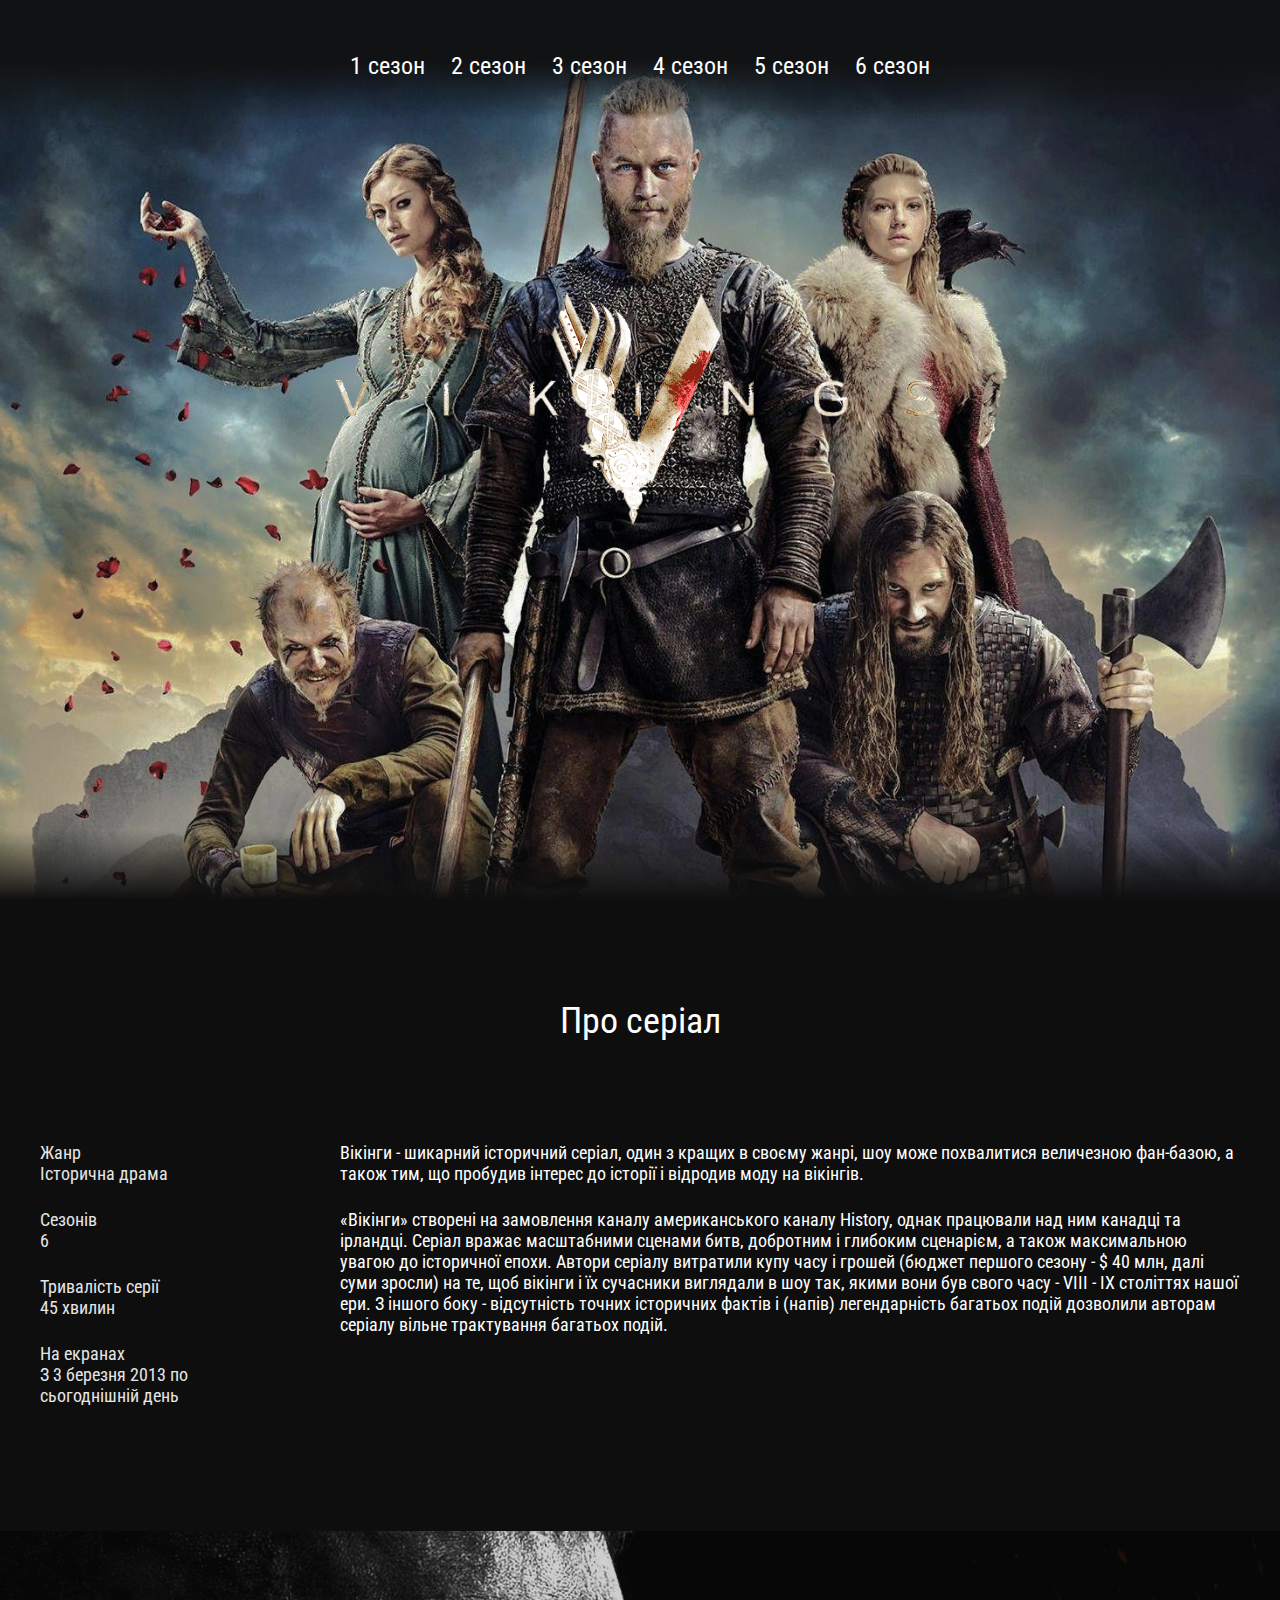
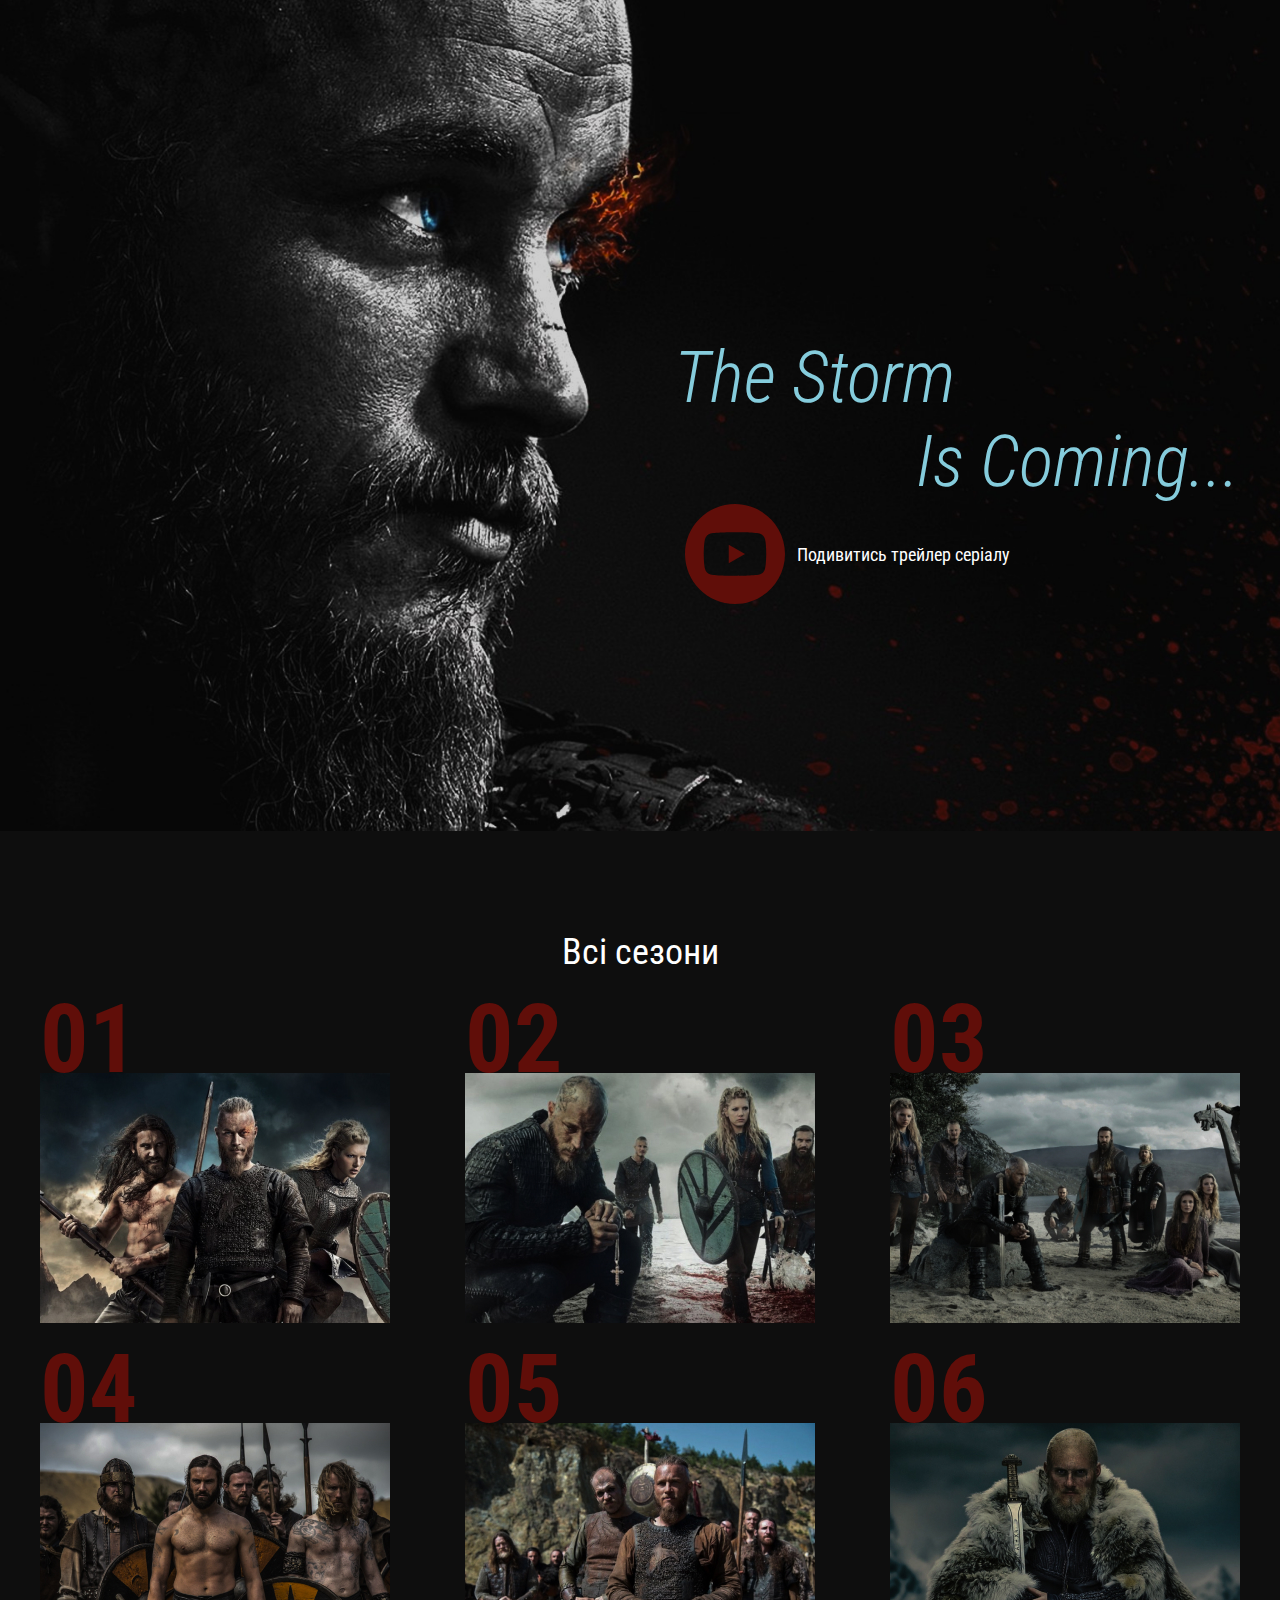
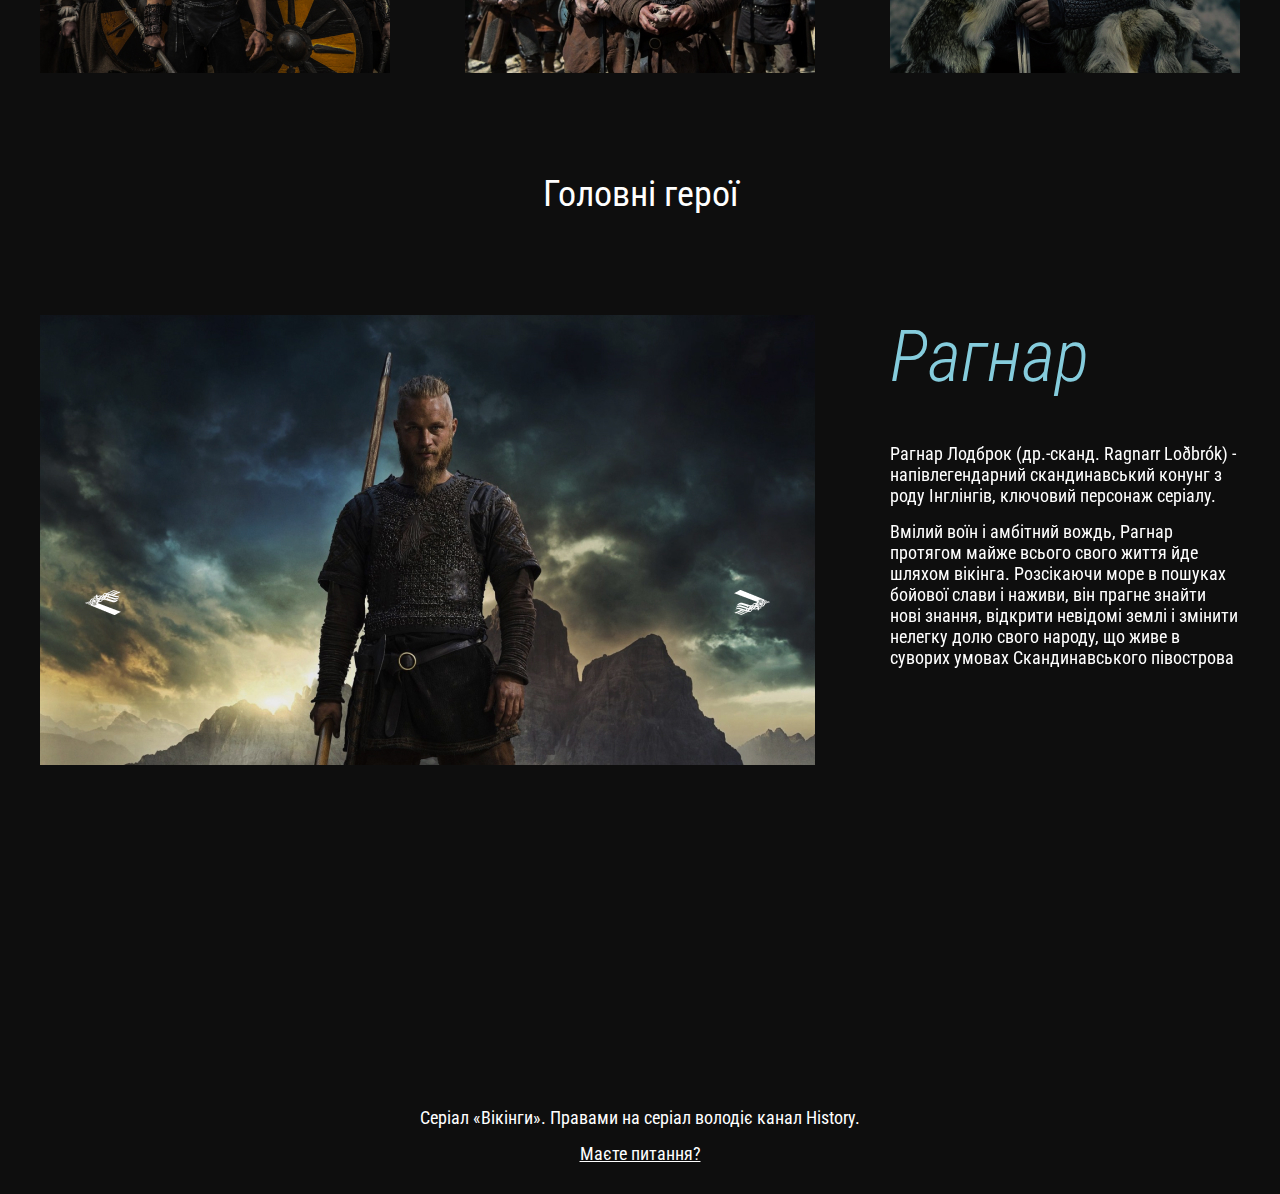
<file: index.html>
<!DOCTYPE html>
<html lang="en">
<head>
  <meta charset="UTF-8">
  <meta name="viewport" content="width=device-width, initial-scale=1.0">
  <meta http-equiv="X-UA-Compatible" content="ie=edge">
  <title>Document</title>
  <link rel="preconnect" href="https://fonts.gstatic.com">
  <link href="https://fonts.googleapis.com/css2?family=Roboto+Condensed:ital,wght@0,400;0,700;1,300&display=swap" rel="stylesheet">
  <link rel="stylesheet" href="css/reset.css">
  <link rel="stylesheet" href="css/slick.css">
  <link rel="stylesheet" href="css/jquery.fancybox.css">
  <link rel="stylesheet" href="css/style.css">
</head>
<body>
  <header class="header">
    <nav class="menu">
      <button class="menu__btn">
        <span></span>
      </button>
      <ul class="menu__list">
        <li class="menu__list-item">
          <a href="season-1.html" class="menu__list-link">1 сезон</a>
        </li>
        <li class="menu__list-item">
          <a href="seasons-2.html" class="menu__list-link">2 сезон</a>
        </li>
        <li class="menu__list-item">
          <a href="seasons-3.html" class="menu__list-link">3 сезон</a>
        </li>
        <li class="menu__list-item">
          <a href="seasons-4.html" class="menu__list-link">4 сезон</a>
        </li>
        <li class="menu__list-item">
          <a href="seasons-5.html" class="menu__list-link">5 сезон</a>
        </li>
        <li class="menu__list-item">
          <a href="seasons-6.html" class="menu__list-link">6 сезон</a>
        </li>
      </ul>
    </nav>
    <div class="logo">
      <img src="img/logo.png" alt="logo" class="logo__img">
    </div>
  </header>
  <section class="about section-page">
    <div class="container">
      <h3 class="title">
        Про серіал
      </h3>
      <div class="about__inner">
        <ul class="about__info">
          <li class="about__info-item">
            Жанр
          <span>Історична драма</span>  
          </li>
          <li class="about__info-item">
            Сезонів
          <span>6</span>  
          </li>
          <li class="about__info-item">
            Тривалість серії
          <span>45 хвилин</span>  
          </li>
          <li class="about__info-item">
            На екранах
          <span>З 3 березня 2013 по сьогоднішній день</span>  
          </li>
        </ul>
        <div class="about__text">
          <p>
            Вікінги - шикарний історичний серіал, один з кращих в своєму жанрі, шоу може похвалитися величезною фан-базою, а також тим, що пробудив інтерес до історії і відродив моду на вікінгів.
          </p>
          <p>
            «Вікінги» створені на замовлення каналу американського каналу History, однак працювали над ним канадці та ірландці. Серіал вражає масштабними сценами битв, добротним і глибоким сценарієм, а також максимальною увагою до історичної епохи. Автори серіалу витратили купу часу і грошей (бюджет першого сезону - $ 40 млн, далі суми зросли) на те, щоб вікінги і їх сучасники виглядали в шоу так, якими вони був свого часу - VIII - IX століттях нашої ери. З іншого боку - відсутність точних історичних фактів і (напів) легендарність багатьох подій дозволили авторам серіалу вільне трактування багатьох подій.
          </p>
        </div>
      </div>
    </div>
  </section>
  <section class="video">
    <div class="container">
      <h3 class="video__text">
        <span>The Storm</span>
        Is Coming...
      </h3>
      <a href="https://youtu.be/9GgxinPwAGc" data-fancybox class="video__btn">Подивитись трейлер серіалу</a>
    </div>
  </section>

  <section class="seasons section-page">
    <div class="container">
      <h3 class="title">
        Всі сезони
      </h3>
      <ol class="seasons__inner">
        <li class="seasons__item" style="background-image: url('img/1.jpg');">
          <a href="season-1.html" class="seasons__link">Дивитись</a>
        </li>
        <li class="seasons__item" style="background-image: url('img/2.jpg');">
          <a href="seasons-2.html" class="seasons__link">Дивитись</a>
        </li>
        <li class="seasons__item" style="background-image: url('img/33.jpg');">
          <a href="seasons-3.html" class="seasons__link">Дивитись</a>
        </li>
        <li class="seasons__item" style="background-image: url('img/44.jpg');">
          <a href="seasons-4.html" class="seasons__link">Дивитись</a>
        </li>
        <li class="seasons__item" style="background-image: url('img/55.jpg');">
          <a href="seasons-5.html" class="seasons__link">Дивитись</a>
        </li>
        <li class="seasons__item" style="background-image: url('img/66.jpg');">
          <a href="seasons-6.html" class="seasons__link">Дивитись</a>
        </li>
      </ol>
    </div>
   <section class="heroes section-page">
      <div class="container">
        <h3 class="title">
          Головні герої
        </h3>
        <div class="heroes__inner">
          <div class="heroes__slider-img">
            <img src="img/slider.jpg" alt="" class="heroes__images">
            <img src="img/lagerta.jpg" alt="" class="heroes__images">
            <img src="img/rollo.jpg" alt="" class="heroes__images">
            <img src="img/floki.jpg" alt="" class="heroes__images">
            <img src="img/aslaug.jpg" alt="" class="heroes__images">

          </div>
          <div class="heroes__slider-text">
            <div class="heroes__text">
              <h4 class="heroes__name">Рагнар</h4>
              <p>
                Рагнар Лодброк (др.-сканд. Ragnarr Loðbrók) - напівлегендарний скандинавський конунг з роду Інглінгів, ключовий персонаж серіалу.
              </p>
              <p>
                Вмілий воїн і амбітний вождь, Рагнар протягом майже всього свого життя йде шляхом вікінга. Розсікаючи море в пошуках бойової слави і наживи, він прагне знайти нові знання, відкрити невідомі землі і змінити нелегку долю свого народу, що живе в суворих умовах Скандинавського півострова
              </p>
            </div>
            <div class="heroes__text">
              <h4 class="heroes__name">Лагерта</h4>
              <p>
                Лагерта (або Хладгерда, др.-сканді. Hlaðgerðr, лат. Ladgerda, Ladgertha або Lagertha; в серіалі також носить псевдонім Інгстад) - відома скандинавська войовниця, згадана в хроніках Саксона Граматика, перша дружина датського морського конунга Рагнара Лодброка.
              </p>
              <p>
                Своєму першому чоловіку Лагерта дарує двох дітей: сина Бйорна і дочку Гіду. Любов Рагнар і Лагерта починає руйнуватися, коли Гіда гине від епідемії, а третя дитина народжується мертвою. Коли в будинок Рагнара приходить вагітна від нього Аслауг, Лагерта розриває шлюб і разом з Бйoрном відправляється в Хедебю, де виходить заміж за жорстокого ярла Сігварда. Убивши нелюбого чоловіка, войовниця займає його трон. Ставши ярлом, вона залишається вірною подругою Рагнара Лодброка, беручи участь в очолюваних ним походах.
              </p>
            </div>
            <div class="heroes__text">
              <h4 class="heroes__name">Ролло</h4>
              <p>
                Ролло (або Хрольф, др.-сканд. Hrólfr, лат. Rollo, історичний прототип також відомий під іменами Роллон, Рольф і Роберт I) - відомий вождь вікінгів, перший герцог Нормандський, засновник Нормандської династії
              </p>
              <p>
                Безуспішні спроби піднятися на тлі впливового і щасливого брата призводять Ролло до запеклої внутрішньої боротьби, яка робить його нещасним і змушує шукати шляхи виходу з кризи. В кінцевому рахунку Ролло відвертається від свого народу, приймає християнство і переходить на сторону Західно-Франкської держави, посівши високе положення при дворі імператора Карла.
              </p>
            </div>
            <div class="heroes__text">
              <h4 class="heroes__name">Флокі</h4>
              <p>
                Флóкі (др.-сканд. Flóki) - скандинавський кораблебудівник, активно бере участь в грабіжницьких набігах вікінгів на країни Європи.
              </p>
              <p>
                В ході розвитку сюжету Флокі ініціює або виявляється залучений у безліч інтриг, пов'язаних з будинком Лодброка. Відсторонившись від воєн і політики, він відкриває острів, який пізніше отримав назву Ісландія і став важливою скандинавською колонією, а в подальшому - незалежною державою.
              </p>
            </div>
            <div class="heroes__text">
              <h4 class="heroes__name">Аслауг</h4>
              <p>
                Áслауг (др.-сканд. Áslaug Sigurðardóttir, також відома під іменами Аслёуг, Крака ( «Ворона») і Краба) - напівлегендарна скандинавська дроттнінг, згадувана в ряді середньовічних саг. У серіалі - гетска аристократка, друга дружина Рагнара Лодброка і правителька Каттегату.
              </p>
              <p>
                Мати знаменитих скандинавських вождів - Уббе, Хвітсерка, Сигурда Змієокого та Івара Безкосного, народжених від Рагнара. Найбільшу любов Аслауг відчуває до молодшого сина, збитковий з народження Івару. Цей факт значно впливає на вчинки самої матері та її змужнілого сина.
              </p>
            </div>
          </div>
        </div>
      </div>
    </section>
  </section>
  <footer class="footer">
    <div class="container">
      <p class="copy">
        Серіал «Вікінги». Правами на серіал володіє канал History.
        <!-- <img src="img/qu.png" alt="question" height="34px" width="34px"> -->
      </p>
      <p id="copy__quest">
        Маєте питання?
      </p>
      <div id="myModal" class="modal">
        <div class="modal-content">
          
          <div class="container__form">
            <form name="form" action="mail.php" method="post" id="form_message">
              <span class="close">&times;</span>
              <label for="name" style="color: #000;">Ваше ім'я*</label><br>
              <input class="input" name="name" type="text"/><br>

              <label for="email" style="color: #000;">E-mail*</label><br>
              <input class="input" name="email" type="text"/> <br>

              <label for="message" style="color: #000;">Тема</label><br>
              <textarea id="subject" name="message" placeholder="Напишіть тему проблеми.." style="height:200px"></textarea>
          
              <input id="submit" type="submit" value="Надіслати">
          
            </form>
          </div>
        </div>
      
      </div>
    </div>
  </footer>


  <script src="https://ajax.googleapis.com/ajax/libs/jquery/3.4.1/jquery.min.js"></script>
  <script src="js/slick.min.js"></script>
  <script src="js/jquery.fancybox.min.js"></script>
  <script src="js/main.js"></script>
</body>
</html>
</file>
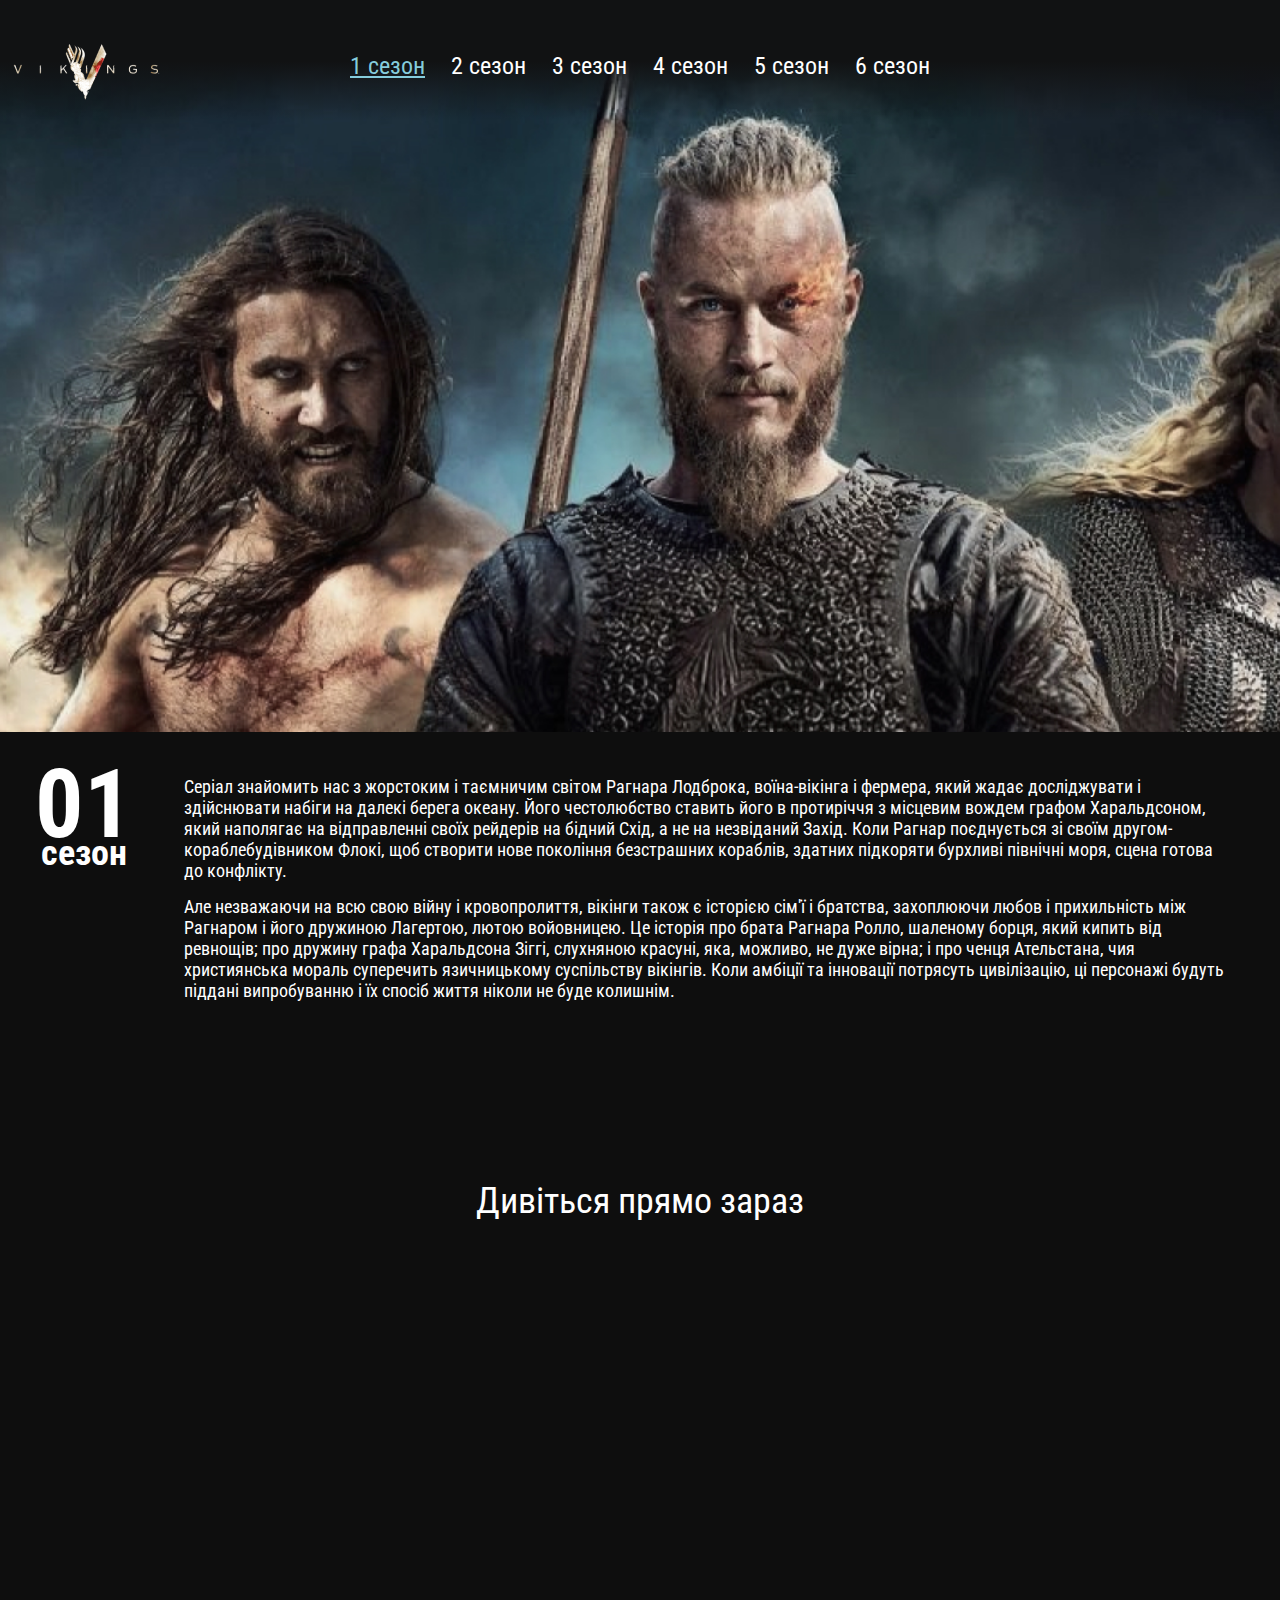
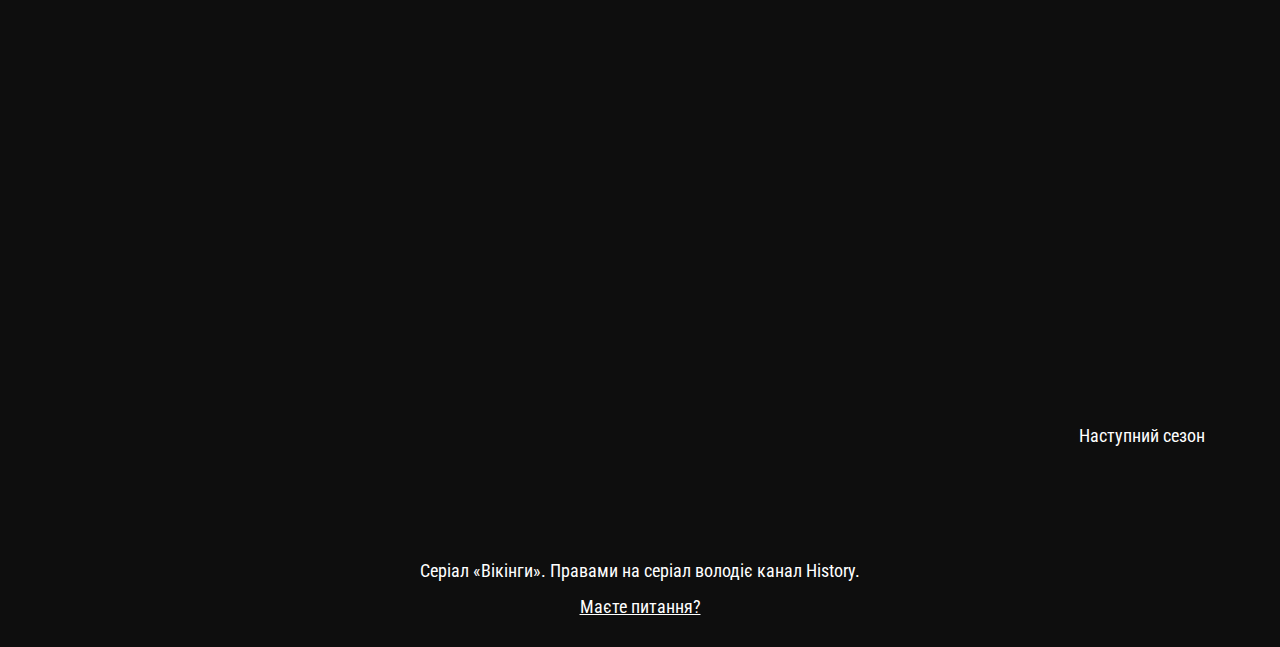
<file: season-1.html>
<!DOCTYPE html>
<html lang="en">
<head>
  <meta charset="UTF-8">
  <meta name="viewport" content="width=device-width, initial-scale=1.0">
  <meta http-equiv="X-UA-Compatible" content="ie=edge">
  <title>Document</title>
  <link rel="preconnect" href="https://fonts.gstatic.com">
  <link href="https://fonts.googleapis.com/css2?family=Roboto+Condensed:ital,wght@0,400;0,700;1,300&display=swap" rel="stylesheet">
  <link rel="stylesheet" href="css/reset.css">
  <link rel="stylesheet" href="css/jquery.fancybox.css">
  <link rel="stylesheet" href="css/style.css">
</head>
<body>
    <header class="page-header">
        <nav class="menu">
          <button class="menu__btn">
          <span></span>
          </button>
            <div class="menu__container">
                <a href="index.html " class="page-logo">
                    <img src="img/seasons-logo.png" alt="logo">
                </a>
                <ul class="menu__list">
                  <li class="menu__list-item">
                    <a href="#" class="menu__list-link menu__list-link--active">1 сезон</a>
                  </li>
                  <li class="menu__list-item">
                    <a href="#" class="menu__list-link">2 сезон</a>
                  </li>
                  <li class="menu__list-item">
                    <a href="#" class="menu__list-link">3 сезон</a>
                  </li>
                  <li class="menu__list-item">
                    <a href="#" class="menu__list-link">4 сезон</a>
                  </li>
                  <li class="menu__list-item">
                    <a href="#" class="menu__list-link">5 сезон</a>
                  </li>
                  <li class="menu__list-item">
                    <a href="#" class="menu__list-link">6 сезон</a>
                  </li>
                </ul>
            </div>
        </nav>
        <div class="season-info">
            <div class="season-info__num">
                01
                <span>сезон</span>
            </div>
            <div class="season-info__text">
                <p>
                  Серіал знайомить нас з жорстоким і таємничим світом Рагнара Лодброка, воїна-вікінга і фермера, який жадає досліджувати і здійснювати набіги на далекі берега океану. Його честолюбство ставить його в протиріччя з місцевим вождем графом Харальдсоном, який наполягає на відправленні своїх рейдерів на бідний Схід, а не на незвіданий Захід. Коли Рагнар поєднується зі своїм другом-кораблебудівником Флокі, щоб створити нове покоління безстрашних кораблів, здатних підкоряти бурхливі північні моря, сцена готова до конфлікту.
                </p>
                <p>
                  Але незважаючи на всю свою війну і кровопролиття, вікінги також є історією сім'ї і братства, захоплюючи любов і прихильність між Рагнаром і його дружиною Лагертою, лютою войовницею. Це історія про брата Рагнара Ролло, шаленому борця, який кипить від ревнощів; про дружину графа Харальдсона Зіггі, слухняною красуні, яка, можливо, не дуже вірна; і про ченця Ательстана, чия християнська мораль суперечить язичницькому суспільству вікінгів. Коли амбіції та інновації потрясуть цивілізацію, ці персонажі будуть піддані випробуванню і їх спосіб життя ніколи не буде колишнім.
                </p>
            </div>
        </div>
    </header>
    <section class="seasons section-page">
        <div class="container">
          <h3 class="title">
            Дивіться прямо зараз
          </h3>
          <iframe width="900" height="684" src="http://kinotochka.co/embed/1532" frameborder="0" allowfullscreen scrolling="no" style="width: 100%"></iframe>
          <div class="pnseasons">
            <a href="#">
            </a>
            <a href="seasons-2.html">
              Наступний сезон
            </a>
          </div>
        </div>
    </section>
    <footer class="footer">
      <div class="container">
        <p class="copy">
          Серіал «Вікінги». Правами на серіал володіє канал History.
          <!-- <img src="img/qu.png" alt="question" height="34px" width="34px"> -->
        </p>
        <p id="copy__quest">
          Маєте питання?
        </p>
        <div id="myModal" class="modal">
          <div class="modal-content">
            
            <div class="container__form">
              <form name="form" action="mail.php" method="post" id="form_message">
                <span class="close">&times;</span>
                <label for="fname" style="color: #000;">Ваше ім'я*</label><br>
                <input class="input" name="name" type="text"/><br>
  
                <label for="lname" style="color: #000;">E-mail*</label><br>
                <input class="input" name="email" type="text"/> <br>
  
                <label for="subject" style="color: #000;">Тема</label><br>
                <textarea id="subject" name="message" placeholder="Напишіть тему проблеми.." style="height:200px"></textarea>
            
                <input id="submit" type="submit" value="Submit">
            
              </form>
            </div>
          </div>
        
        </div>
      </div>
    </footer>

    <script src="https://ajax.googleapis.com/ajax/libs/jquery/3.4.1/jquery.min.js"></script>
    <script src="js/jquery.fancybox.min.js"></script>
    <script src="js/main.js"></script>
</body>

</html>
</file>
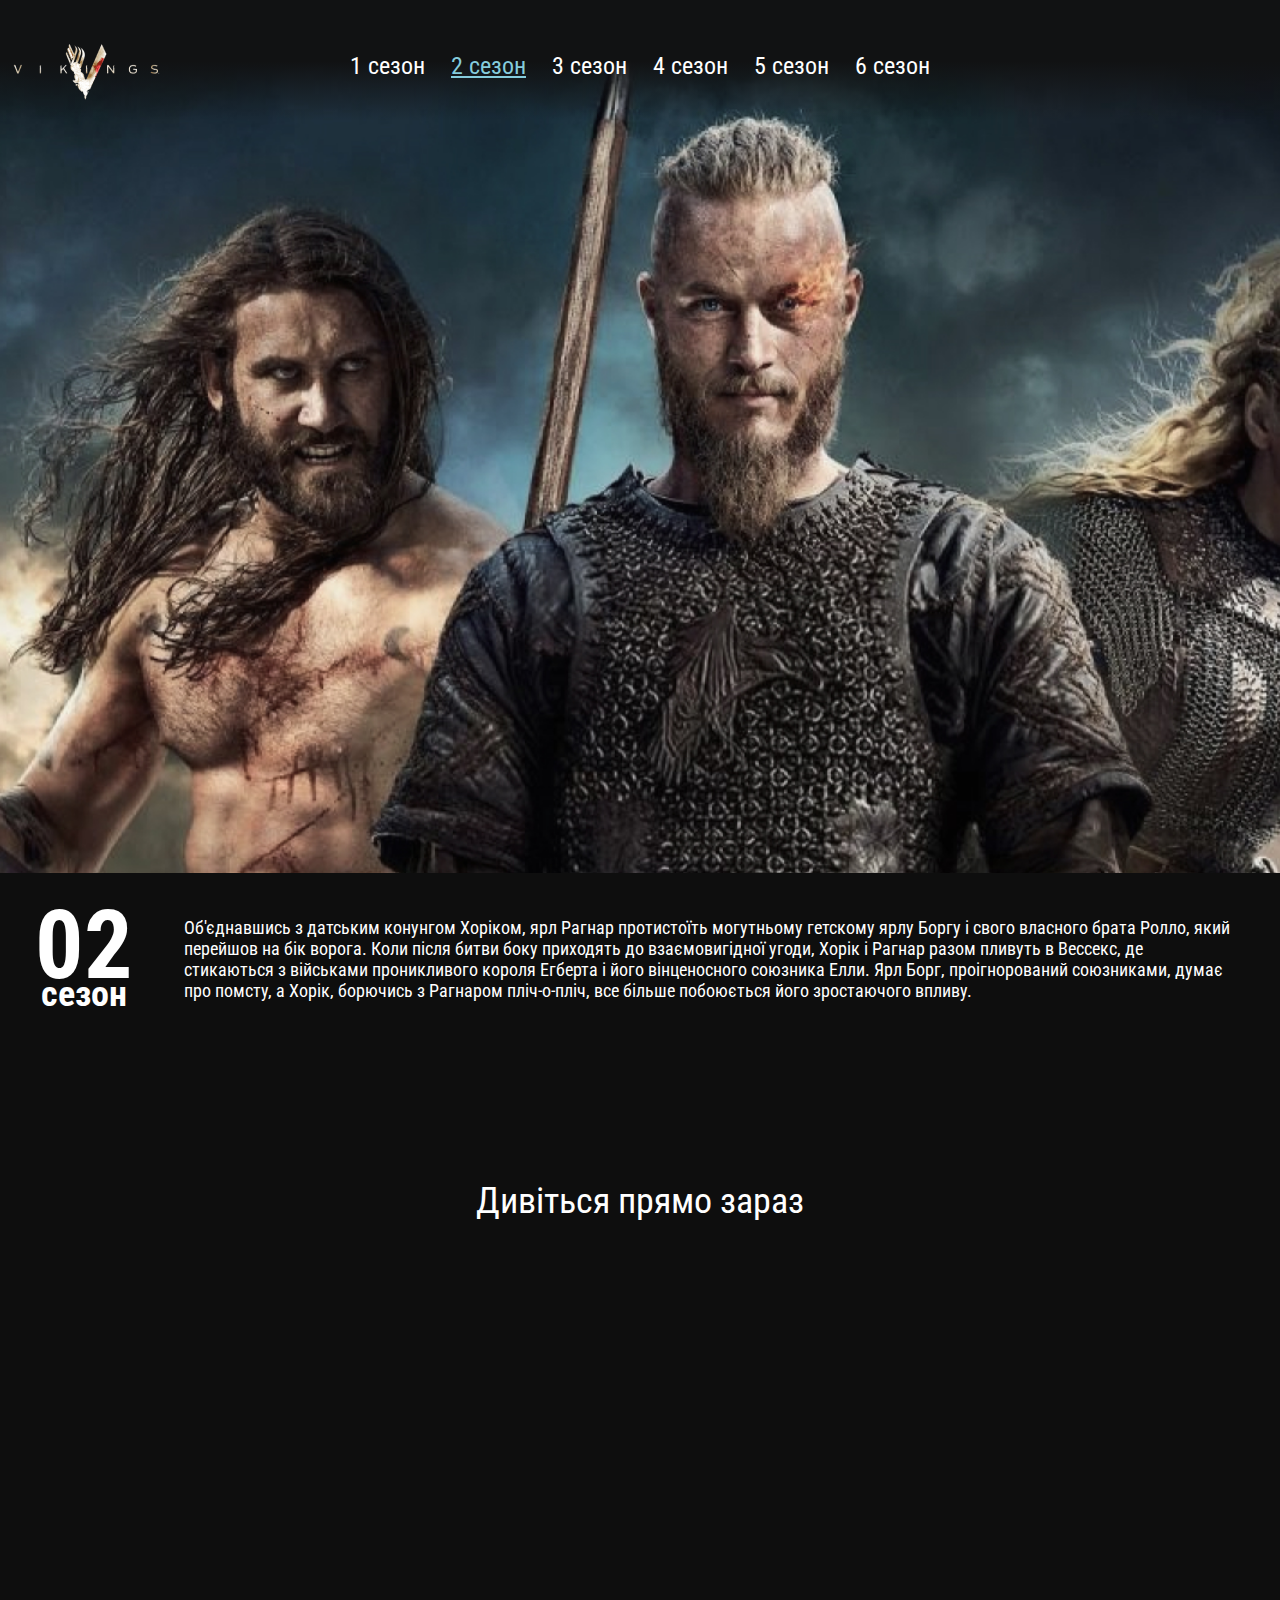
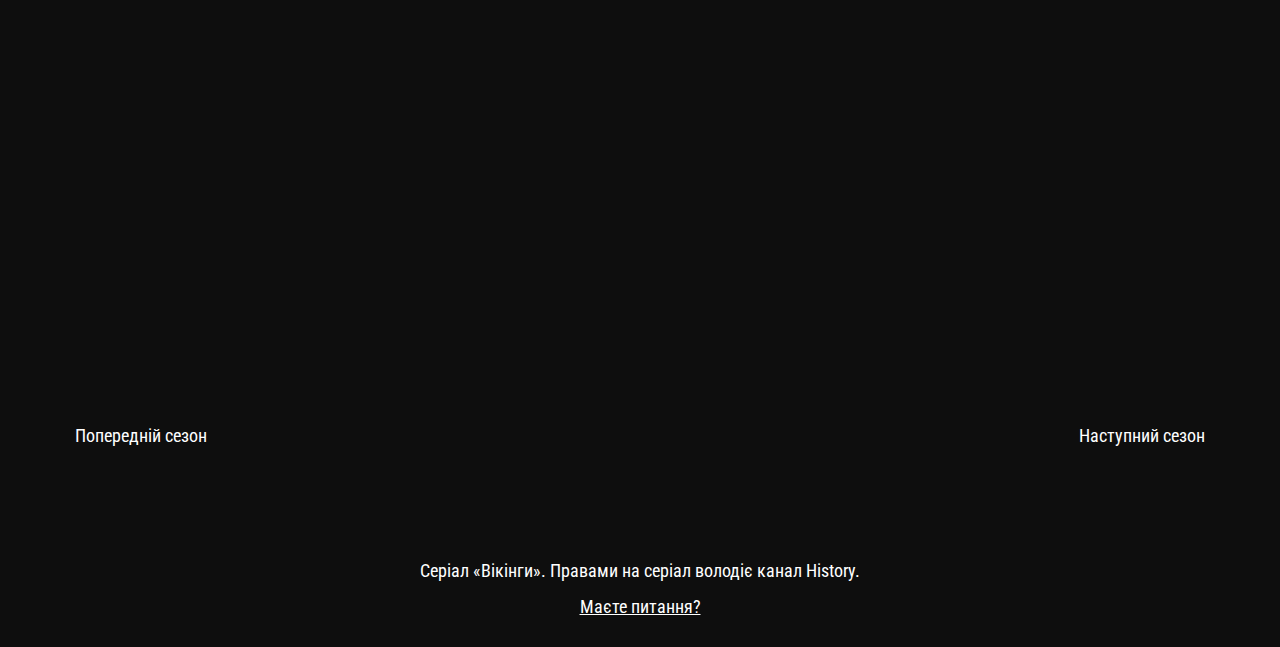
<file: seasons-2.html>
<!DOCTYPE html>
<html lang="en">
<head>
  <meta charset="UTF-8">
  <meta name="viewport" content="width=device-width, initial-scale=1.0">
  <meta http-equiv="X-UA-Compatible" content="ie=edge">
  <title>Document</title>
  <link rel="preconnect" href="https://fonts.gstatic.com">
  <link href="https://fonts.googleapis.com/css2?family=Roboto+Condensed:ital,wght@0,400;0,700;1,300&display=swap" rel="stylesheet">
  <link rel="stylesheet" href="css/reset.css">
  <link rel="stylesheet" href="css/jquery.fancybox.css">
  <link rel="stylesheet" href="css/style.css">
</head>
<body>
    <header class="page-header">
        <nav class="menu">
          <button class="menu__btn">
          <span></span>
          </button>
            <div class="menu__container">
                <a href="index.html " class="page-logo">
                    <img src="img/seasons-logo.png" alt="logo">
                </a>
                <ul class="menu__list">
                  <li class="menu__list-item">
                    <a href="season-1.html" class="menu__list-link">1 сезон</a>
                  </li>
                  <li class="menu__list-item">
                    <a href="#" class="menu__list-link menu__list-link--active">2 сезон</a>
                  </li>
                  <li class="menu__list-item">
                    <a href="seasons-3.html" class="menu__list-link">3 сезон</a>
                  </li>
                  <li class="menu__list-item">
                    <a href="seasons-4.html" class="menu__list-link">4 сезон</a>
                  </li>
                  <li class="menu__list-item">
                    <a href="seasons-5.html" class="menu__list-link">5 сезон</a>
                  </li>
                  <li class="menu__list-item">
                    <a href="seasons-6.html" class="menu__list-link">6 сезон</a>
                  </li>
                </ul>
            </div>
        </nav>
        <div class="season-info">
            <div class="season-info__num">
                02
                <span>сезон</span>
            </div>
            <div class="season-info__text">
                <p>
                  Об'єднавшись з датським конунгом Хоріком, ярл Рагнар протистоїть могутньому гетскому ярлу Боргу і свого власного брата Ролло, який перейшов на бік ворога. Коли після битви боку приходять до взаємовигідної угоди, Хорік і Рагнар разом пливуть в Вессекс, де стикаються з військами проникливого короля Егберта і його вінценосного союзника Елли. Ярл Борг, проігнорований союзниками, думає про помсту, а Хорік, борючись з Рагнаром пліч-о-пліч, все більше побоюється його зростаючого впливу.
                </p>
                <p>
                </p>
            </div>
        </div>
    </header>
    <section class="seasons section-page">
      <div class="container">
        <h3 class="title">
          Дивіться прямо зараз
        </h3>
        <iframe width="900" height="684" src="http://kinotochka.co/embed/1532" frameborder="0" allowfullscreen scrolling="no" style="width: 100%"></iframe>
        <div class="pnseasons">
          <a href="season-1.html">
            Попередній сезон
          </a>
          <a href="seasons-3.html">
            Наступний сезон
          </a>
        </div>
      </div>
  </section>
    <footer class="footer">
      <div class="container">
        <p class="copy">
          Серіал «Вікінги». Правами на серіал володіє канал History.
          <!-- <img src="img/qu.png" alt="question" height="34px" width="34px"> -->
        </p>
        <p id="copy__quest">
          Маєте питання?
        </p>
        <div id="myModal" class="modal">
          <div class="modal-content">
            
            <div class="container__form">
              <form name="form" action="mail.php" method="post" id="form_message">
                <span class="close">&times;</span>
                <label for="fname" style="color: #000;">Ваше ім'я*</label><br>
                <input class="input" name="name" type="text"/><br>
  
                <label for="lname" style="color: #000;">E-mail*</label><br>
                <input class="input" name="email" type="text"/> <br>
  
                <label for="subject" style="color: #000;">Тема</label><br>
                <textarea id="subject" name="message" placeholder="Напишіть тему проблеми.." style="height:200px"></textarea>
            
                <input id="submit" type="submit" value="Submit">
            
              </form>
            </div>
          </div>
        
        </div>
      </div>
    </footer>

    <script src="https://ajax.googleapis.com/ajax/libs/jquery/3.4.1/jquery.min.js"></script>
    <script src="js/jquery.fancybox.min.js"></script>
    <script src="js/main.js"></script>
</body>

</html>
</file>
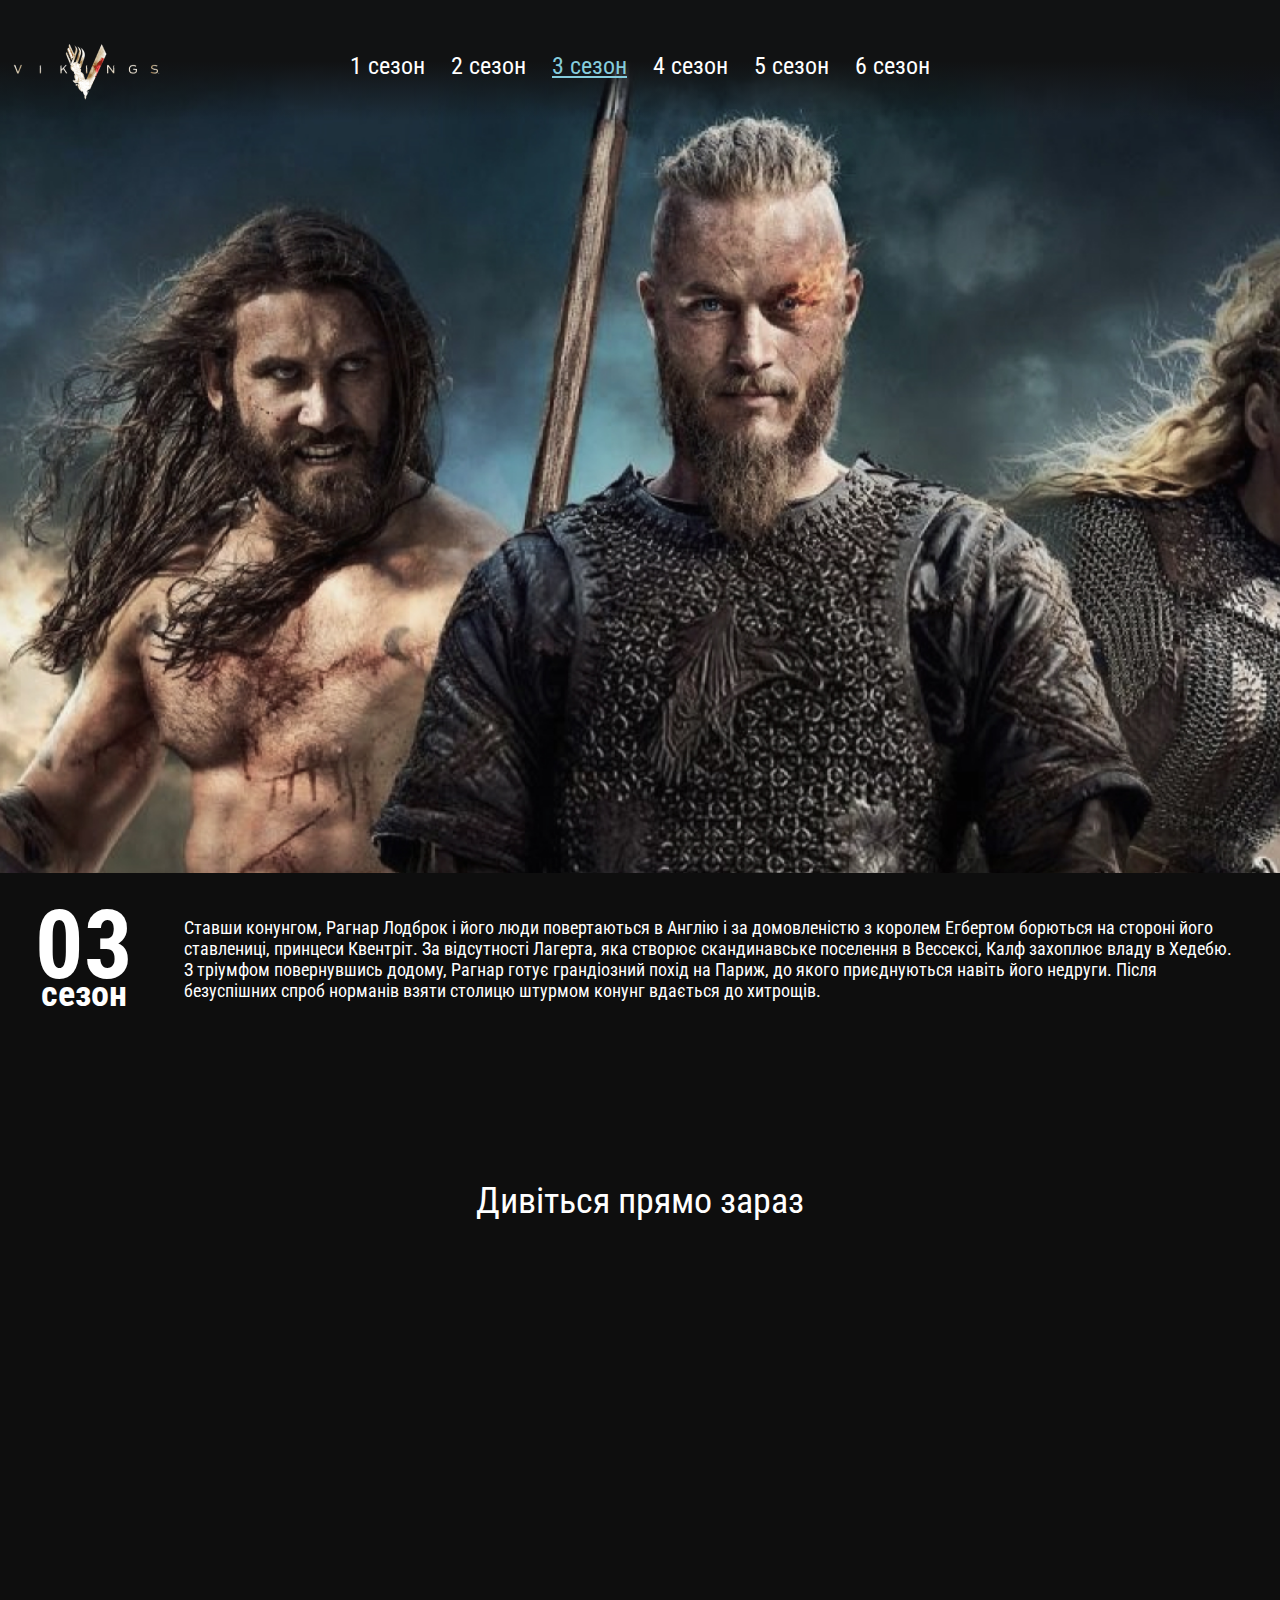
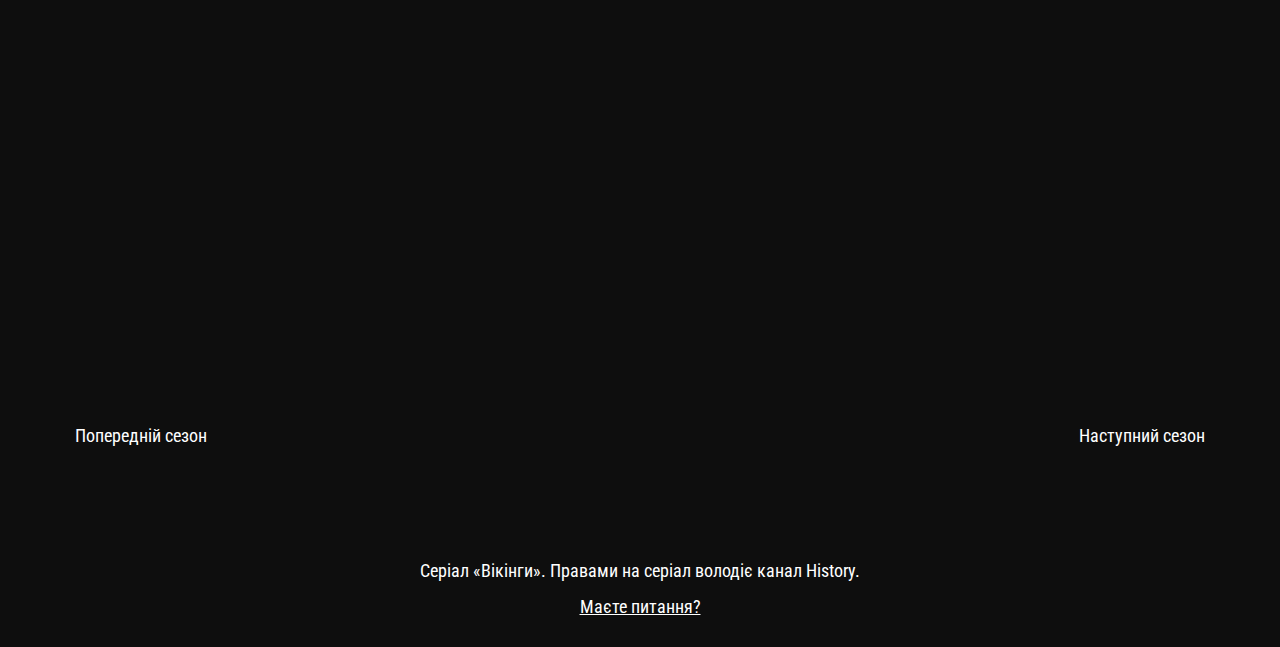
<file: seasons-3.html>
<!DOCTYPE html>
<html lang="en">
<head>
  <meta charset="UTF-8">
  <meta name="viewport" content="width=device-width, initial-scale=1.0">
  <meta http-equiv="X-UA-Compatible" content="ie=edge">
  <title>Document</title>
  <link rel="preconnect" href="https://fonts.gstatic.com">
  <link href="https://fonts.googleapis.com/css2?family=Roboto+Condensed:ital,wght@0,400;0,700;1,300&display=swap" rel="stylesheet">
  <link rel="stylesheet" href="css/reset.css">
  <link rel="stylesheet" href="css/jquery.fancybox.css">
  <link rel="stylesheet" href="css/style.css">
</head>
<body>
    <header class="page-header">
        <nav class="menu">
          <button class="menu__btn">
          <span></span>
          </button>
            <div class="menu__container">
                <a href="index.html " class="page-logo">
                    <img src="img/seasons-logo.png" alt="logo">
                </a>
                <ul class="menu__list">
                  <li class="menu__list-item">
                    <a href="season-1.html" class="menu__list-link">1 сезон</a>
                  </li>
                  <li class="menu__list-item">
                    <a href="seasons-2.html" class="menu__list-link">2 сезон</a>
                  </li>
                  <li class="menu__list-item">
                    <a href="#" class="menu__list-link menu__list-link--active">3 сезон</a>
                  </li>
                  <li class="menu__list-item">
                    <a href="seasons-4.html" class="menu__list-link">4 сезон</a>
                  </li>
                  <li class="menu__list-item">
                    <a href="seasons-5.html" class="menu__list-link">5 сезон</a>
                  </li>
                  <li class="menu__list-item">
                    <a href="seasons-6.html" class="menu__list-link">6 сезон</a>
                  </li>
                </ul>
            </div>
        </nav>
        <div class="season-info">
            <div class="season-info__num">
                03
                <span>сезон</span>
            </div>
            <div class="season-info__text">
                <p>
                  Ставши конунгом, Рагнар Лодброк і його люди повертаються в Англію і за домовленістю з королем Егбертом борються на стороні його ставлениці, принцеси Квентріт. За відсутності Лагерта, яка створює скандинавське поселення в Вессексі, Калф захоплює владу в Хедебю. З тріумфом повернувшись додому, Рагнар готує грандіозний похід на Париж, до якого приєднуються навіть його недруги. Після безуспішних спроб норманів взяти столицю штурмом конунг вдається до хитрощів.
                </p>
                <p>
                </p>
            </div>
        </div>
    </header>
    <section class="seasons section-page">
      <div class="container">
        <h3 class="title">
          Дивіться прямо зараз
        </h3>
        <iframe width="900" height="684" src="http://kinotochka.co/embed/4190"  frameborder="0" allowfullscreen scrolling="no" style="width: 100%"></iframe>
        <div class="pnseasons">
          <a href="seasons-2.html">
            Попередній сезон
          </a>
          <a href="seasons-4.html">
            Наступний сезон
          </a>
        </div>
      </div>
  </section>
    <footer class="footer">
      <div class="container">
        <p class="copy">
          Серіал «Вікінги». Правами на серіал володіє канал History.
          <!-- <img src="img/qu.png" alt="question" height="34px" width="34px"> -->
        </p>
        <p id="copy__quest">
          Маєте питання?
        </p>
        <div id="myModal" class="modal">
          <div class="modal-content">
            
            <div class="container__form">
              <form name="form" action="mail.php" method="post" id="form_message">
                <span class="close">&times;</span>
                <label for="fname" style="color: #000;">Ваше ім'я*</label><br>
                <input class="input" name="name" type="text"/><br>
  
                <label for="lname" style="color: #000;">E-mail*</label><br>
                <input class="input" name="email" type="text"/> <br>
  
                <label for="subject" style="color: #000;">Тема</label><br>
                <textarea id="subject" name="message" placeholder="Напишіть тему проблеми.." style="height:200px"></textarea>
            
                <input id="submit" type="submit" value="Submit">
            
              </form>
            </div>
          </div>
        
        </div>
      </div>
    </footer>

    <script src="https://ajax.googleapis.com/ajax/libs/jquery/3.4.1/jquery.min.js"></script>
    <script src="js/jquery.fancybox.min.js"></script>
    <script src="js/main.js"></script>
</body>

</html>
</file>
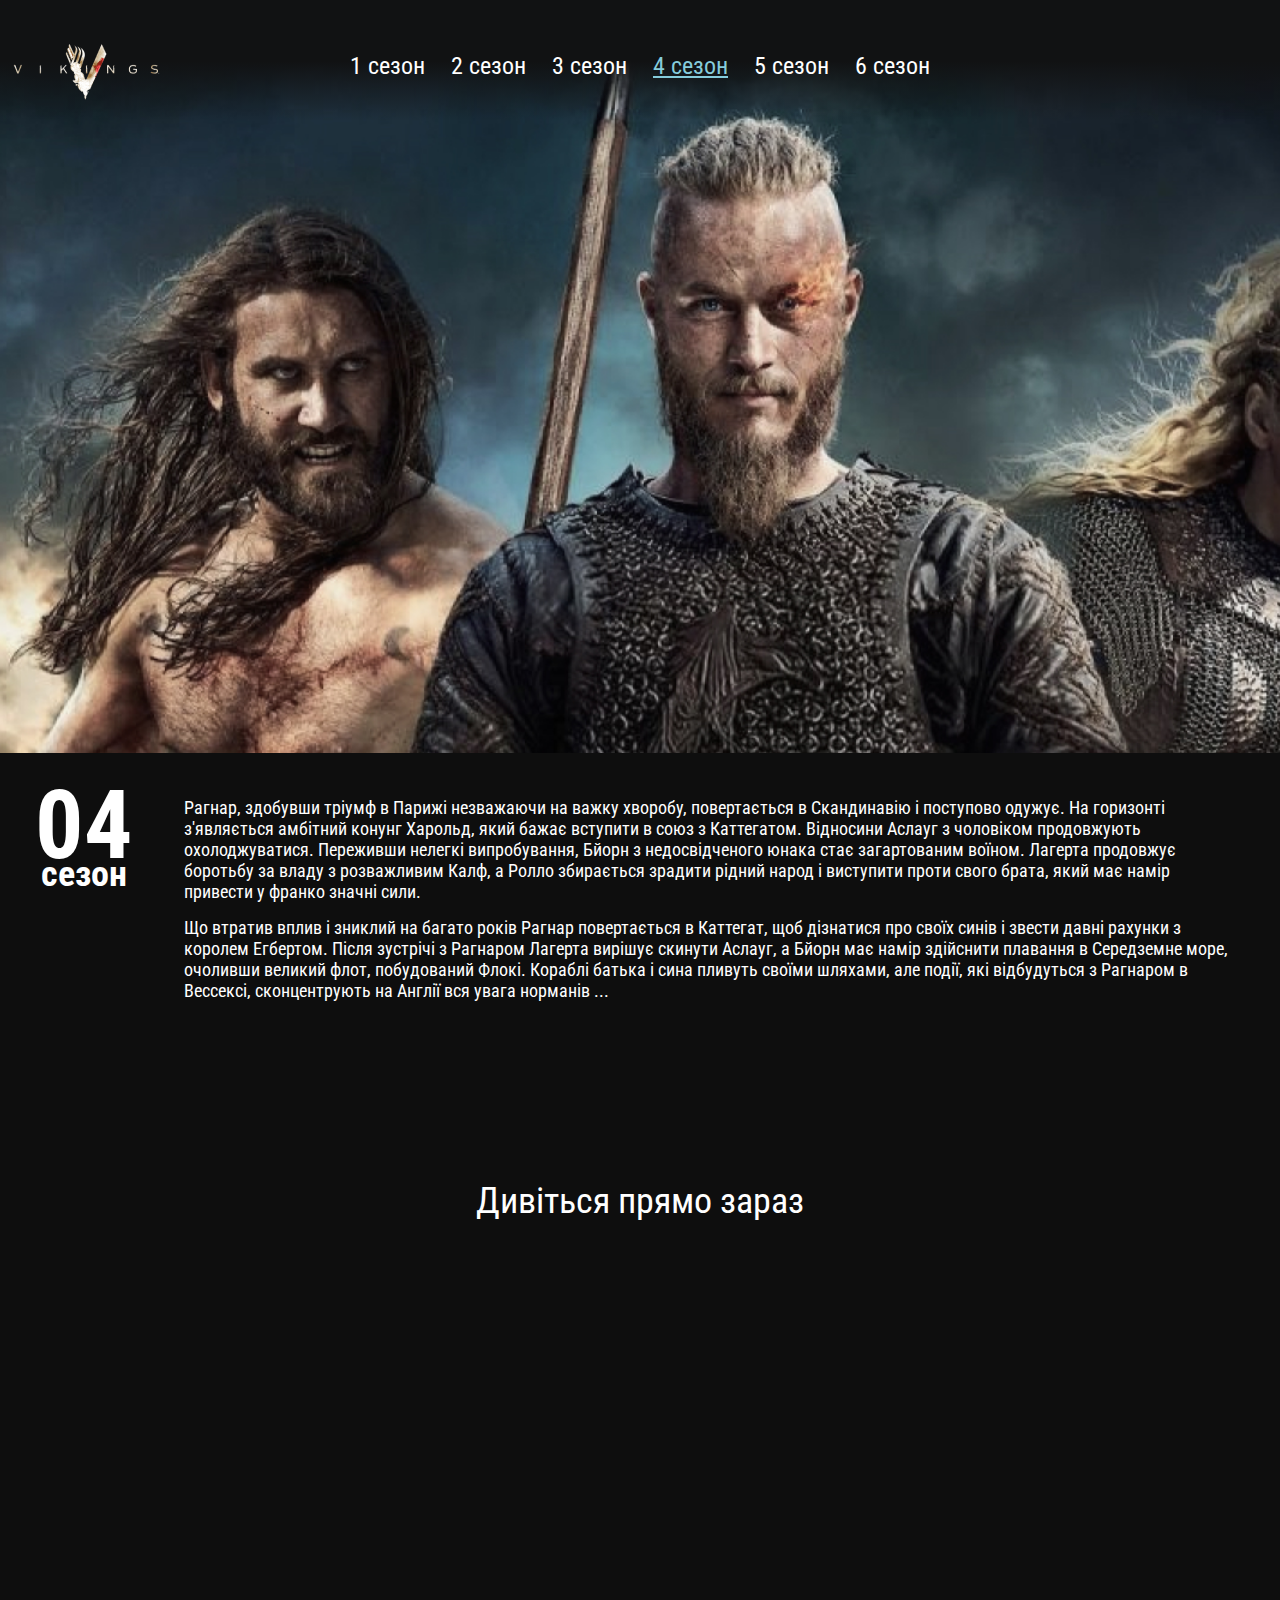
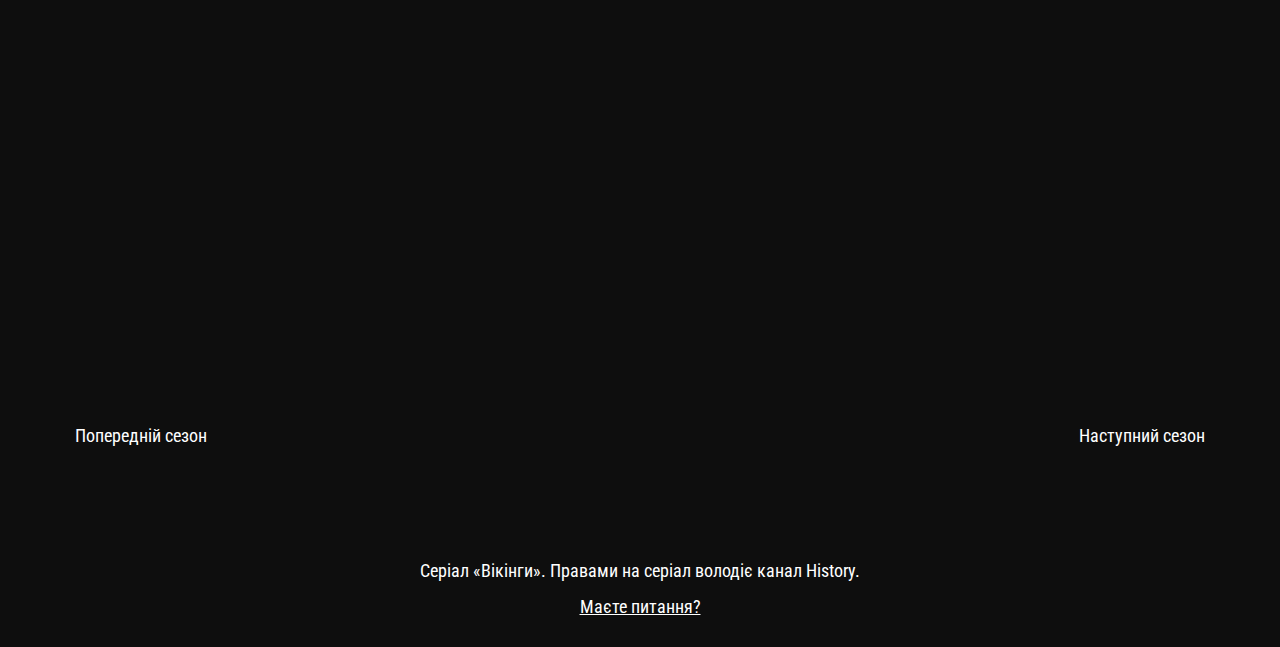
<file: seasons-4.html>
<!DOCTYPE html>
<html lang="en">
<head>
  <meta charset="UTF-8">
  <meta name="viewport" content="width=device-width, initial-scale=1.0">
  <meta http-equiv="X-UA-Compatible" content="ie=edge">
  <title>Document</title>
  <link rel="preconnect" href="https://fonts.gstatic.com">
  <link href="https://fonts.googleapis.com/css2?family=Roboto+Condensed:ital,wght@0,400;0,700;1,300&display=swap" rel="stylesheet">
  <link rel="stylesheet" href="css/reset.css">
  <link rel="stylesheet" href="css/jquery.fancybox.css">
  <link rel="stylesheet" href="css/style.css">
</head>
<body>
    <header class="page-header">
        <nav class="menu">
          <button class="menu__btn">
          <span></span>
          </button>
            <div class="menu__container">
                <a href="index.html " class="page-logo">
                    <img src="img/seasons-logo.png" alt="logo">
                </a>
                <ul class="menu__list">
                  <li class="menu__list-item">
                    <a href="season-1.html" class="menu__list-link">1 сезон</a>
                  </li>
                  <li class="menu__list-item">
                    <a href="seasons-2.html" class="menu__list-link">2 сезон</a>
                  </li>
                  <li class="menu__list-item">
                    <a href="seasons-3.html" class="menu__list-link">3 сезон</a>
                  </li>
                  <li class="menu__list-item">
                    <a href="#" class="menu__list-link menu__list-link--active">4 сезон</a>
                  </li>
                  <li class="menu__list-item">
                    <a href="seasons-5.html" class="menu__list-link">5 сезон</a>
                  </li>
                  <li class="menu__list-item">
                    <a href="seasons-6.html" class="menu__list-link">6 сезон</a>
                  </li>
                </ul>
            </div>
        </nav>
        <div class="season-info">
            <div class="season-info__num">
                04
                <span>сезон</span>
            </div>
            <div class="season-info__text">
                <p>
                  Рагнар, здобувши тріумф в Парижі незважаючи на важку хворобу, повертається в Скандинавію і поступово одужує. На горизонті з'являється амбітний конунг Харольд, який бажає вступити в союз з Каттегатом. Відносини Аслауг з чоловіком продовжують охолоджуватися. Переживши нелегкі випробування, Бйорн з недосвідченого юнака стає загартованим воїном. Лагерта продовжує боротьбу за владу з розважливим Калф, а Ролло збирається зрадити рідний народ і виступити проти свого брата, який має намір привести у франко значні сили.
                </p>
                <p>
                  Що втратив вплив і зниклий на багато років Рагнар повертається в Каттегат, щоб дізнатися про своїх синів і звести давні рахунки з королем Егбертом. Після зустрічі з Рагнаром Лагерта вирішує скинути Аслауг, а Бйорн має намір здійснити плавання в Середземне море, очоливши великий флот, побудований Флокі. Кораблі батька і сина пливуть своїми шляхами, але події, які відбудуться з Рагнаром в Вессексі, сконцентрують на Англії вся увага норманів ...
                </p>
            </div>
        </div>
    </header>
    <section class="seasons section-page">
      <div class="container">
        <h3 class="title">
          Дивіться прямо зараз
        </h3>
        <iframe width="960" height="684" src="http://kinotochka.co/embed/4606" frameborder="0" allowfullscreen scrolling="no" style="width: 100%"></iframe>
        <div class="pnseasons">
          <a href="seasons-3.html">
            Попередній сезон
          </a>
          <a href="seasons-5.html">
            Наступний сезон
          </a>
        </div>
      </div>
  </section>
    <footer class="footer">
      <div class="container">
        <p class="copy">
          Серіал «Вікінги». Правами на серіал володіє канал History.
          <!-- <img src="img/qu.png" alt="question" height="34px" width="34px"> -->
        </p>
        <p id="copy__quest">
          Маєте питання?
        </p>
        <div id="myModal" class="modal">
          <div class="modal-content">
            
            <div class="container__form">
              <form name="form" action="mail.php" method="post" id="form_message">
                <span class="close">&times;</span>
                <label for="fname" style="color: #000;">Ваше ім'я*</label><br>
                <input class="input" name="name" type="text"/><br>
  
                <label for="lname" style="color: #000;">E-mail*</label><br>
                <input class="input" name="email" type="text"/> <br>
  
                <label for="subject" style="color: #000;">Тема</label><br>
                <textarea id="subject" name="message" placeholder="Напишіть тему проблеми.." style="height:200px"></textarea>
            
                <input id="submit" type="submit" value="Submit">
            
              </form>
            </div>
          </div>
        
        </div>
      </div>
    </footer>

    <script src="https://ajax.googleapis.com/ajax/libs/jquery/3.4.1/jquery.min.js"></script>
    <script src="js/jquery.fancybox.min.js"></script>
    <script src="js/main.js"></script>
</body>

</html>
</file>
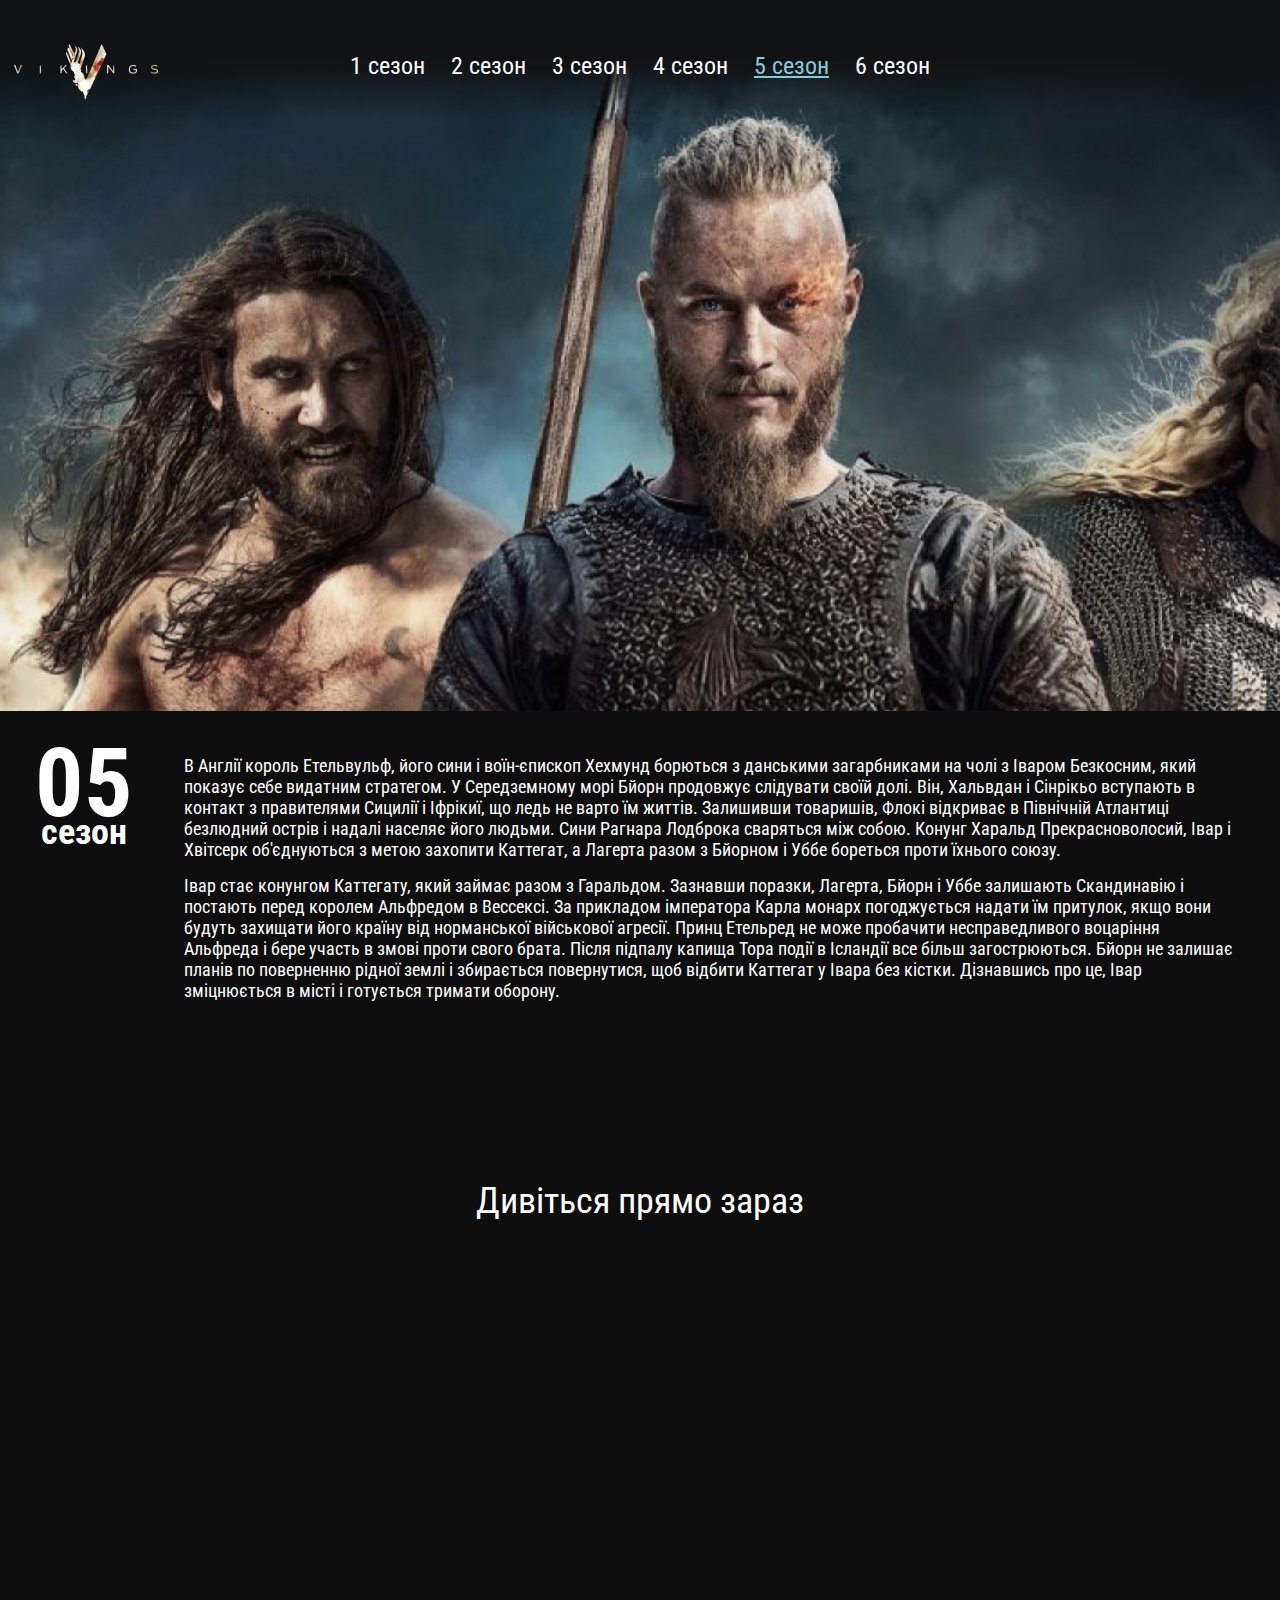
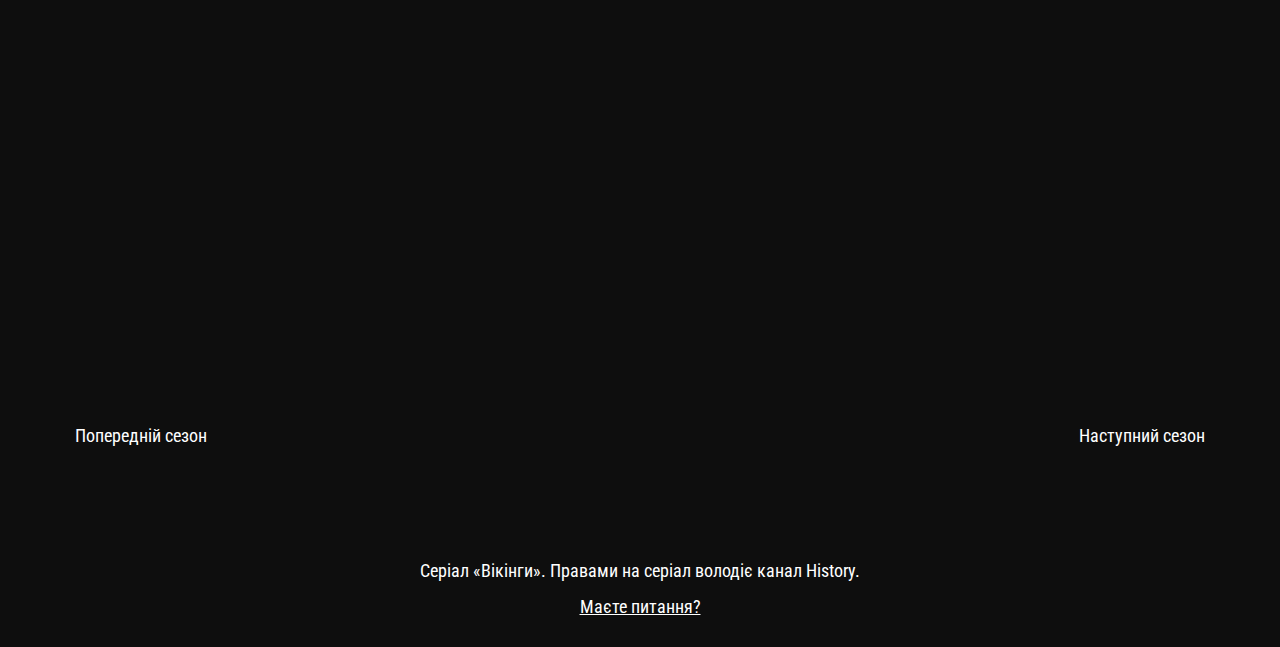
<file: seasons-5.html>
<!DOCTYPE html>
<html lang="en">
<head>
  <meta charset="UTF-8">
  <meta name="viewport" content="width=device-width, initial-scale=1.0">
  <meta http-equiv="X-UA-Compatible" content="ie=edge">
  <title>Document</title>
  <link rel="preconnect" href="https://fonts.gstatic.com">
  <link href="https://fonts.googleapis.com/css2?family=Roboto+Condensed:ital,wght@0,400;0,700;1,300&display=swap" rel="stylesheet">
  <link rel="stylesheet" href="css/reset.css">
  <link rel="stylesheet" href="css/jquery.fancybox.css">
  <link rel="stylesheet" href="css/style.css">
</head>
<body>
    <header class="page-header">
        <nav class="menu">
          <button class="menu__btn">
          <span></span>
          </button>
            <div class="menu__container">
                <a href="index.html " class="page-logo">
                    <img src="img/seasons-logo.png" alt="logo">
                </a>
                <ul class="menu__list">
                  <li class="menu__list-item">
                    <a href="season-1.html" class="menu__list-link">1 сезон</a>
                  </li>
                  <li class="menu__list-item">
                    <a href="seasons-2.html" class="menu__list-link">2 сезон</a>
                  </li>
                  <li class="menu__list-item">
                    <a href="seasons-3.html" class="menu__list-link">3 сезон</a>
                  </li>
                  <li class="menu__list-item">
                    <a href="seasons-4.html" class="menu__list-link">4 сезон</a>
                  </li>
                  <li class="menu__list-item">
                    <a href="#" class="menu__list-link menu__list-link--active">5 сезон</a>
                  </li>
                  <li class="menu__list-item">
                    <a href="seasons-6.html" class="menu__list-link">6 сезон</a>
                  </li>
                </ul>
            </div>
        </nav>
        <div class="season-info">
            <div class="season-info__num">
                05
                <span>сезон</span>
            </div>
            <div class="season-info__text">
                <p>
                  В Англії король Етельвульф, його сини і воїн-єпископ Хехмунд борються з данськими загарбниками на чолі з Іваром Безкосним, який показує себе видатним стратегом. У Середземному морі Бйорн продовжує слідувати своїй долі. Він, Хальвдан і Сінрікьо вступають в контакт з правителями Сицилії і Іфрікиї, що ледь не варто їм життів. Залишивши товаришів, Флокі відкриває в Північній Атлантиці безлюдний острів і надалі населяє його людьми. Сини Рагнара Лодброка сваряться між собою. Конунг Харальд Прекрасноволосий, Івар і Хвітсерк об'єднуються з метою захопити Каттегат, а Лагерта разом з Бйoрном і Уббе бореться проти їхнього союзу.
                </p>
                <p>
                  Івар стає конунгом Каттегату, який займає разом з Гаральдом. Зазнавши поразки, Лагерта, Бйорн і Уббе залишають Скандинавію і постають перед королем Альфредом в Вессексі. За прикладом імператора Карла монарх погоджується надати їм притулок, якщо вони будуть захищати його країну від норманської військової агресії. Принц Етельред не може пробачити несправедливого воцаріння Альфреда і бере участь в змові проти свого брата. Після підпалу капища Тора події в Ісландії все більш загострюються. Бйорн не залишає планів по поверненню рідної землі і збирається повернутися, щоб відбити Каттегат у Івара без кістки. Дізнавшись про це, Івар зміцнюється в місті і готується тримати оборону.
                </p>
            </div>
        </div>
    </header>
    <section class="seasons section-page">
      <div class="container">
        <h3 class="title">
          Дивіться прямо зараз
        </h3>
        <iframe width="860" height="684" src="http://kinotochka.co/embed/8386" frameborder="0" allowfullscreen scrolling="no" style="width: 100%"></iframe>
        <div class="pnseasons">
          <a href="seasons-4.html">
            Попередній сезон
          </a>
          <a href="seasons-6.html">
            Наступний сезон
          </a>
        </div>
      </div>
  </section>
    <footer class="footer">
      <div class="container">
        <p class="copy">
          Серіал «Вікінги». Правами на серіал володіє канал History.
          <!-- <img src="img/qu.png" alt="question" height="34px" width="34px"> -->
        </p>
        <p id="copy__quest">
          Маєте питання?
        </p>
        <div id="myModal" class="modal">
          <div class="modal-content">
            
            <div class="container__form">
              <form name="form" action="mail.php" method="post" id="form_message">
                <span class="close">&times;</span>
                <label for="fname" style="color: #000;">Ваше ім'я*</label><br>
                <input class="input" name="name" type="text"/><br>
  
                <label for="lname" style="color: #000;">E-mail*</label><br>
                <input class="input" name="email" type="text"/> <br>
  
                <label for="subject" style="color: #000;">Тема</label><br>
                <textarea id="subject" name="message" placeholder="Напишіть тему проблеми.." style="height:200px"></textarea>
            
                <input id="submit" type="submit" value="Submit">
            
              </form>
            </div>
          </div>
        
        </div>
      </div>
    </footer>

    <script src="https://ajax.googleapis.com/ajax/libs/jquery/3.4.1/jquery.min.js"></script>
    <script src="js/jquery.fancybox.min.js"></script>
    <script src="js/main.js"></script>
</body>

</html>
</file>
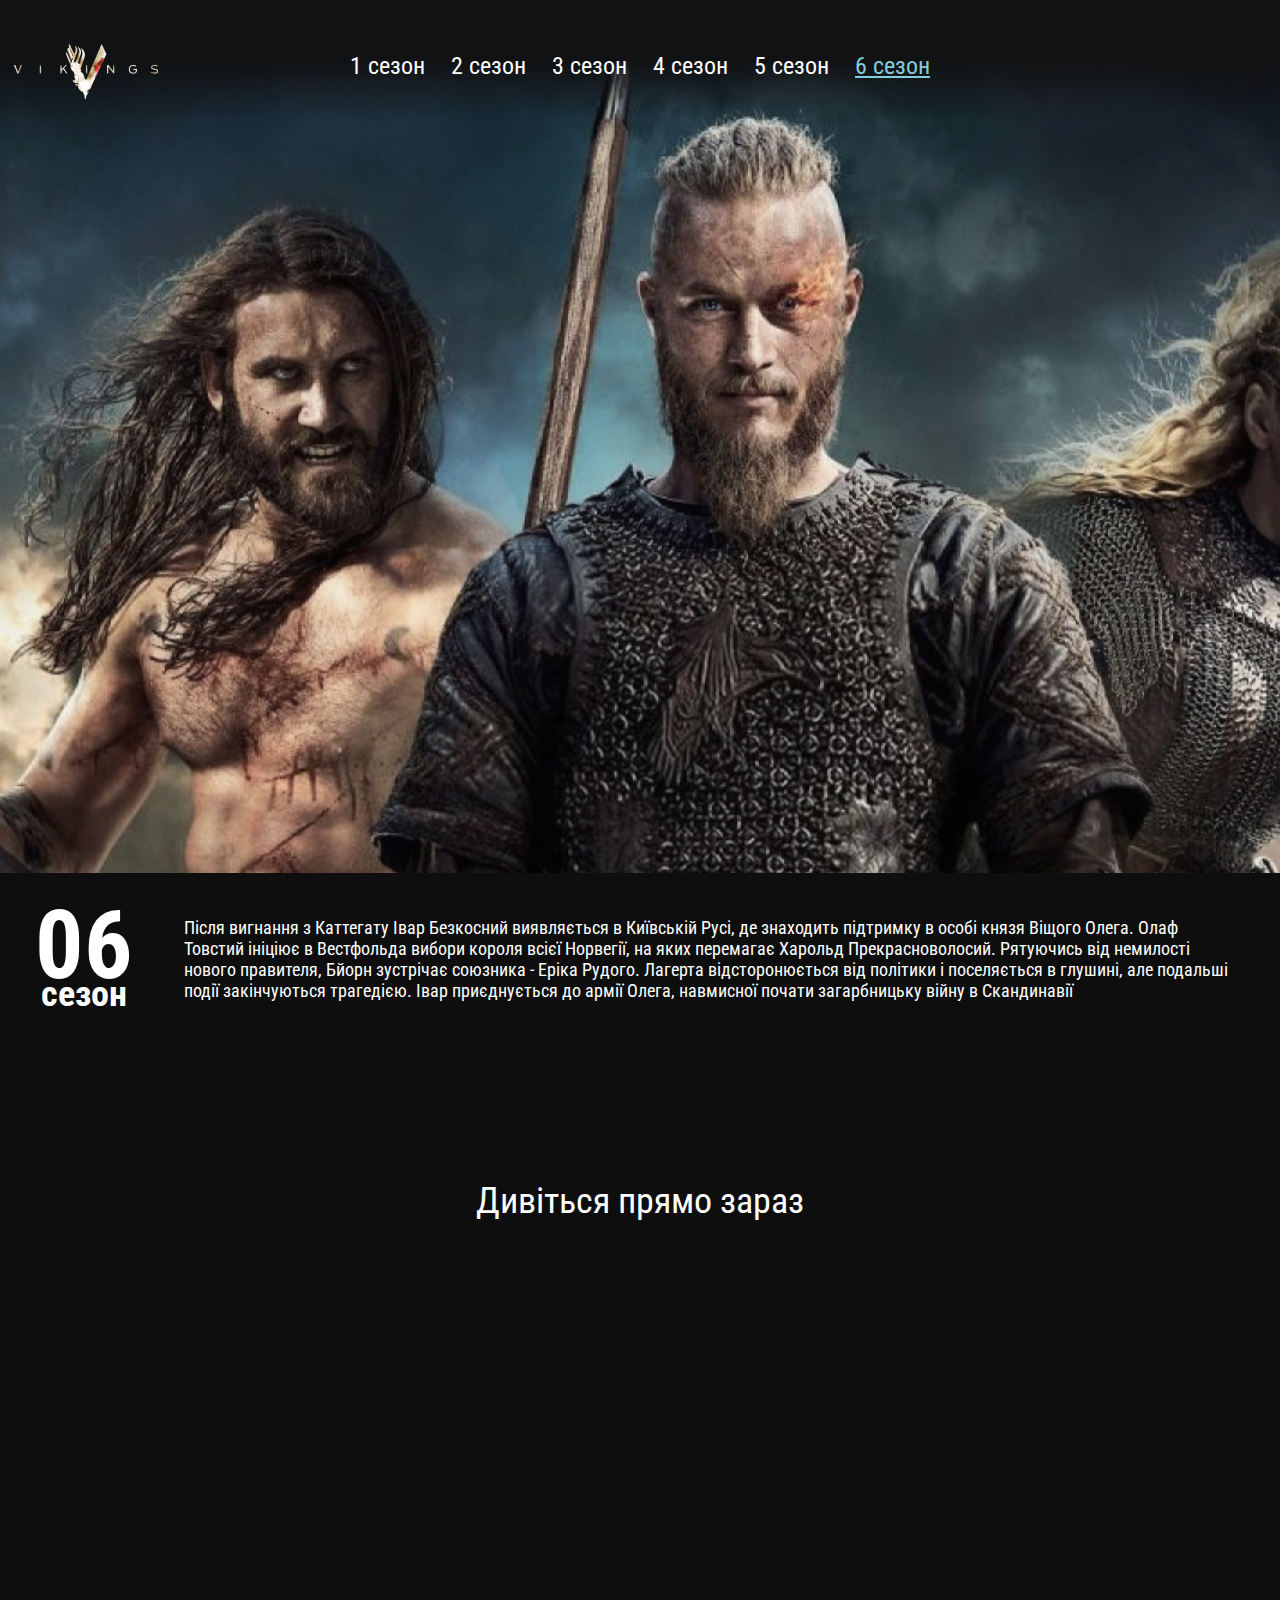
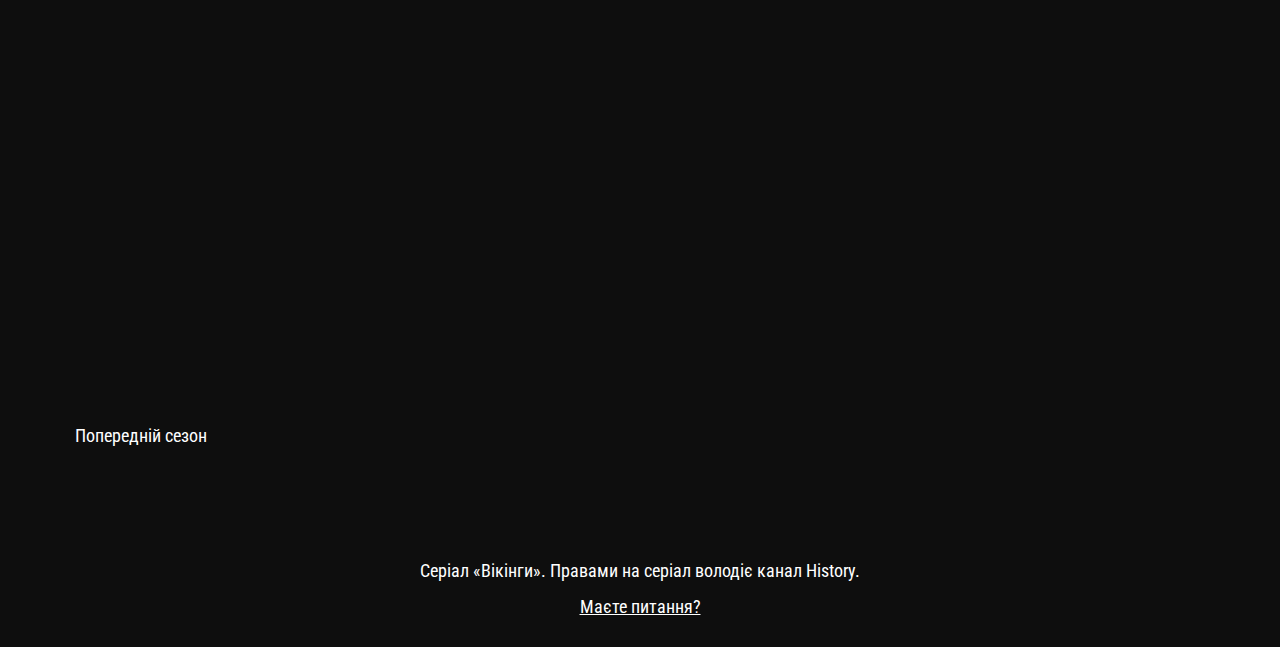
<file: seasons-6.html>
<!DOCTYPE html>
<html lang="en">
<head>
  <meta charset="UTF-8">
  <meta name="viewport" content="width=device-width, initial-scale=1.0">
  <meta http-equiv="X-UA-Compatible" content="ie=edge">
  <title>Document</title>
  <link rel="preconnect" href="https://fonts.gstatic.com">
  <link href="https://fonts.googleapis.com/css2?family=Roboto+Condensed:ital,wght@0,400;0,700;1,300&display=swap" rel="stylesheet">
  <link rel="stylesheet" href="css/reset.css">
  <link rel="stylesheet" href="css/jquery.fancybox.css">
  <link rel="stylesheet" href="css/style.css">
</head>
<body>
    <header class="page-header">
        <nav class="menu">
          <button class="menu__btn">
          <span></span>
          </button>
            <div class="menu__container">
                <a href="index.html " class="page-logo">
                    <img src="img/seasons-logo.png" alt="logo">
                </a>
                <ul class="menu__list">
                  <li class="menu__list-item">
                    <a href="season-1.html" class="menu__list-link">1 сезон</a>
                  </li>
                  <li class="menu__list-item">
                    <a href="seasons-2.html" class="menu__list-link">2 сезон</a>
                  </li>
                  <li class="menu__list-item">
                    <a href="seasons-3.html" class="menu__list-link">3 сезон</a>
                  </li>
                  <li class="menu__list-item">
                    <a href="seasons-4.html" class="menu__list-link">4 сезон</a>
                  </li>
                  <li class="menu__list-item">
                    <a href="seasons-5.html" class="menu__list-link">5 сезон</a>
                  </li>
                  <li class="menu__list-item">
                    <a href="#" class="menu__list-link menu__list-link--active">6 сезон</a>
                  </li>
                </ul>
            </div>
        </nav>
        <div class="season-info">
            <div class="season-info__num">
                06
                <span>сезон</span>
            </div>
            <div class="season-info__text">
                <p>
                  Після вигнання з Каттегату Івар Безкосний виявляється в Київській Русі, де знаходить підтримку в особі князя Віщого Олега. Олаф Товстий ініціює в Вестфольда вибори короля всієї Норвегії, на яких перемагає Харольд Прекрасноволосий. Рятуючись від немилості нового правителя, Бйорн зустрічає союзника - Еріка Рудого. Лагерта відсторонюється від політики і поселяється в глушині, але подальші події закінчуються трагедією. Івар приєднується до армії Олега, навмисної почати загарбницьку війну в Скандинавії
                </p>
                <p>
                </p>
            </div>
        </div>
    </header>
    <section class="seasons section-page">
      <div class="container">
        <h3 class="title">
          Дивіться прямо зараз
        </h3>
        <iframe width="860" height="684" src="http://kinotochka.co/embed/12311" frameborder="0" allowfullscreen scrolling="no" style="width: 100%"></iframe>
        <div class="pnseasons">
          <a href="seasons-5.html">
            Попередній сезон
          </a>
          <a href="#">
          </a>
        </div>
      </div>
  </section>
    <footer class="footer">
      <div class="container">
        <p class="copy">
          Серіал «Вікінги». Правами на серіал володіє канал History.
          <!-- <img src="img/qu.png" alt="question" height="34px" width="34px"> -->
        </p>
        <p id="copy__quest">
          Маєте питання?
        </p>
        <div id="myModal" class="modal">
          <div class="modal-content">
            
            <div class="container__form">
              <form name="form" action="mail.php" method="post" id="form_message">
                <span class="close">&times;</span>
                <label for="fname" style="color: #000;">Ваше ім'я*</label><br>
                <input class="input" name="name" type="text"/><br>
  
                <label for="lname" style="color: #000;">E-mail*</label><br>
                <input class="input" name="email" type="text"/> <br>
  
                <label for="subject" style="color: #000;">Тема</label><br>
                <textarea id="subject" name="message" placeholder="Напишіть тему проблеми.." style="height:200px"></textarea>
            
                <input id="submit" type="submit" value="Submit">
            
              </form>
            </div>
          </div>
        
        </div>
      </div>
    </footer>

    <script src="https://ajax.googleapis.com/ajax/libs/jquery/3.4.1/jquery.min.js"></script>
    <script src="js/jquery.fancybox.min.js"></script>
    <script src="js/main.js"></script>
</body>

</html>
</file>
<file: css/style.css>
* {
    box-sizing: border-box;
}

body {
    background-color: #0e0e0e;
    color: #fff;
    font-family: 'Roboto Condensed', sans-serif;
    font-weight: 400;
    font-size: 18px;
    line-height: 21px;
}

a {
    color: inherit;
    text-decoration: none;
}

ul {
    list-style: none;
}

.container {
    max-width: 1220px;
    padding: 0 10px;
    margin: 0 auto;
}

.section-page {
    padding: 100px 0;
}

.title {
    text-align: center;
    margin-bottom: 100px;
    font-size: 36px;
    line-height: 42px;
    font-weight: 400;
}

.header {
    background-image: url('../img/main.jpg');
    height: 100vh;
    background-repeat: no-repeat;
    background-size: cover;
    background-position: center 50px;
    text-align: center;
    position: relative;
}

.header::after {
    content: '';
    position: absolute;
    height: 70px;
    bottom: 0;
    left: 0;
    width: 100%;
    background: linear-gradient(180deg, #0E0E0E 0%, rgba(17, 17, 17, 0.850295) 16.53%, rgba(32, 31, 33, 0) 100%);
    transform: rotate(180deg);
}

.menu {
    padding: 50px 0 58px;
    background: linear-gradient(180deg, #111213 0%, #111213 43.62%, rgba(32, 31, 33, 0) 86.33%);
}

.menu__btn {
    display: none;
}

.menu__list {
    display: flex;
    justify-content: center;
}

.menu__list-item {
    padding: 0 13px;
}

.menu__list-link {
    font-size: 36px;
    line-height: 42px;
}

.menu__list-link:hover {
    color: #85ccdc;
    text-decoration: underline;
}

.logo {
    padding-top:17vh;
}

.about__inner {
    display: flex;
}

.about__info {
    width: 375px;
    margin-right: 50px;
    flex: none;
}

.about__info-item {
    margin-bottom: 25px;
    color: #e5e5e5;
}

.about__info-item span {
    display: block;
}

.about__text p {
    margin-bottom: 25px; 
}

.video {
    background-image: url('../img/ragnar.jpg');
    height: 100vh;
    background-size: cover;
    background-position: center center;
    background-repeat: no-repeat;
    text-align: right;
}

.video__text { 
    font-style: italic;
    font-weight: 300;
    font-size: 72px;
    line-height: 84px;
    color: #85ccdc;
    padding-top: 45vh;
    margin-bottom: 40px;
}

.video__text span {
    display: block;
    padding-right: 285px;
}

.video__btn {
    padding-left: 112px;
    position: relative;
    margin-right: 230px;
}

.video__btn::before {
    content: '';
    position: absolute;
    width: 100px;
    height: 100px;
    top: -40px;
    left: 0;
    background-image: url('../img/youtube.svg');
}

.seasons__inner {
    display: grid;
    grid-template-columns: repeat(auto-fill, minmax(284px, 1fr));
    grid-gap: 100px 75px;
    counter-reset: counter;
}

.seasons__item {
    height: 250px;
    background-repeat: no-repeat;
    background-position: center center;
    background-size: cover;
    list-style: none;
    position: relative;
    display: flex;
    justify-content: center;
    align-items: center;
}

.seasons__item:hover .seasons__link {
    opacity: 1;
}

.seasons__item::before {
    content: '0' counter(counter);
    counter-increment: counter;
    position: absolute;
    font-weight: bold;
    font-size: 96px;
    line-height: 112px;
    color: #600e09;
    left: 0;
    top: -90px;
    z-index: -1;
}

.seasons__item:nth-child(n+10)::before {
    content: counter(number);
}

.seasons__item:hover::after {
    content: '';
    position: absolute;
    top: 0;
    left: 0;
    right: 0;
    bottom: 0;
    background: rgba(14, 14, 14, 0.8);
}

.seasons__link {
    font-size: 36px;
    line-height: 42px;
    padding: 12px 78px 11px;
    background-color: #0e0e0e;
    opacity: 0;
    transition: all .5s;
    z-index: 2;
}

.heroes__inner {
    display: flex;
    justify-content: space-between;
}

.heroes__slider-img {
    max-width: 775px;
}

.heroes__slider-text {
    max-width: 350px;
}

.slick-btn {
    position: absolute;
    top: 50%;
    transform: translateY(-50%);
    border: none;
    background-color: transparent;
    z-index: 5;
    cursor: pointer;
}

.slick-prev {
    left: 38px;
}

.slick-next {
    right: 38px;
}

.heroes__name {
    font-style: italic;
    font-weight: 300;
    font-size: 72px;
    line-height: 84px;
    color: #85ccdc;
    margin-bottom: 44px;
}

.heroes__text p {
    margin-bottom: 15px;
}

.copy {
    padding: 14px 20px 15px;
    text-align: center;
}

#copy__quest {
    text-align: center;
    padding-bottom: 30px;
    text-decoration: underline;
    cursor: pointer;
}

.modal {
    display: none;
    position: fixed; 
    z-index: 1; 
    padding-top: 200px;
    left: 0;
    top: 0;
    width: 100%; 
    height: 100%; 
    overflow: auto;
    background-color: rgb(0,0,0);
    background-color: rgba(0,0,0,0.4);
}
.modal-content {
    margin: auto;
    width: 40%;
    font-size: 18px;
}
.close {
    color: #aaaaaa;
    float: right;
    font-size: 28px;
    font-weight: bold;
}
  
.close:hover,
.close:focus {
    color: #000;
    text-decoration: none;
    cursor: pointer;
}

.input[type=text], select, textarea {
    width: 100%; /* Full width */
    padding: 12px; /* Some padding */ 
    border: 1px solid #ccc; /* Gray border */
    border-radius: 4px; /* Rounded borders */
    box-sizing: border-box; /* Make sure that padding and width stays in place */
    margin-top: 6px; /* Add a top margin */
    margin-bottom: 16px; /* Bottom margin */
    resize: vertical /* Allow the user to vertically resize the textarea (not horizontally) */
  }
  
  input[type=submit] {
    background-color: #04AA6D;
    color: white;
    padding: 12px 20px;
    border: none;
    border-radius: 4px;
    cursor: pointer;
  }
  
  input[type=submit]:hover {
    background-color: #45a049;
  }
  
  .container__form {
    border-radius: 5px;
    background-color: #f2f2f2;
    padding: 20px;
  }

  .container__form label {
    font-size: 20px;
    padding-bottom: 10px;
  }

  .pnseasons {
      display: flex;
      color: #fff;
      justify-content: space-between;
      padding: 15px 35px 0;
  }

/* season 1 */
.menu__list-link--active {
    color: #85ccdc;
    text-decoration: underline;
}

.page-header {
    background-image: url('../img/season1bg.jpg');
    background-repeat: no-repeat;
    background-position: center center;
    background-size: cover;
    height: 90vh;
    position: relative;
}

.menu__container {
    max-width: 1385px;
    margin: 0 auto;
    position: relative;
}

.page-logo {
    position: absolute;
    left: 0;
}

.season-info {
    position: absolute;
    max-width: 1385px;
    display: flex;
    padding: 44px 47px 64px 35px;
    background-color: #0e0e0e;
    bottom: 0;
    left: 0;
    right: 0;
    margin: 0 auto;
}

.season-info__num {
    font-weight: bold;
    line-height: 56px;
    font-size: 96px;
    text-align: center;
    margin-right: 51px;
}

.season-info__num span{
    display: block;
    font-size: 36px;
    line-height: 42px;
}

.season-info__text p{
    margin-bottom: 15px;
}

/* start media */
@media (max-width: 1420px){
    .page-logo {
        left: 10px;
        top: -6px;
    }
}

@media (max-width: 1366px){
    .logo__img {
        width: 50%;
    }
    .menu__list-link {
        font-size: 24px;
        line-height: 32px;
    }
    .about__info {
        width: 250px;
    }
    .page-header {
        height: 120vh;
    }
}

@media (max-width: 1200px) {
    .heroes__inner {
        display: block;
    }
    .heroes__slider-text {
        max-width: 100%;
        padding-top: 50px;
    }
    .heroes__slider-img {
        max-width: 100%;
    }
}

@media (max-width: 1088px){
    .seasons__item{
        height: 340px;
    }
}

@media (max-width: 992px) {
    .page-logo {
        display: none;
    }
}

@media (max-width: 768px){
    .about__inner {
        display: block;
    }
    .section-page {
        padding: 50px 0;
    }
    .title {
        margin-bottom: 50px; 
    }
    body {
        font-size: 16px;
        line-height: 19px;
    }

    .video__text {
        font-size: 48px;
        line-height: 56px;
    }

    .video__btn {
        margin-right: 0;
        padding-left: 62px;
    }

    .video__text span {
        padding-right: 200px;
    }
    
    .video__btn::before {
        width: 50px;
        height: 50px;
        background-size: cover;
        top: -16px;
    }

    .seasons__inner {
        grid-gap: 80px 35px;
    }

    .heroes__name {
        font-size: 46px;
        line-height: 56px;
        margin-bottom: 25px; 
    }
    .season-info {
        display: block;
        padding: 30px 10px 0 10px;
    }
    .season-info__num {
        text-align: left;
        font-size: 50px;
        line-height: 26px;
        margin-bottom: 15px;
    }
    .season-info__num span {
        font-size: 25px;
        line-height: 32px;
    }
}

@media (max-width: 640px) {
    .menu {
        padding: 0;
        text-align: center;
        background: linear-gradient(180deg, #111213 0%, #111213 10%, rgba(32, 31, 33, 0) 86.33%);
    }
    .menu__list {
        display: block;
        transform: translateY(-130%);
        transition: all .3s;
    }

    .menu__list.menu__list--active {
        transform: translateY(0%);
        padding: 100px 0 50px;
        background-color: #0e0e0e;
    }

    .menu__list-link {
        display: block;
        padding: 10px 0;
    }
    .logo {
        padding-top: 21vh;
    }
    .page-logo {
        display: block;
        z-index: 10;
        top: 22px;
    }
    .menu__btn {
        display: block;
        width: 50px;
        height: 40px;
        cursor: pointer;
        position: absolute;
        right: 10px;
        top: 20px; 
        z-index: 10;
        display: flex;
        align-items: center;
        background-color: transparent;
        border: none;
        padding: 0;
    }
    .menu__btn span {
        background-color: #fff;
        height: 5px;
        width: 100%;
    }
    .menu__btn::after,
    .menu__btn::before {
        content: "";
        width: 100%;
        height: 5px;
        background-color: #fff;
        position: absolute;
    }
    .menu__btn::before {
        top: 0;
        left: 0;
    }
    .menu__btn::after {
        left: 0;
        bottom: 0;
    }
}

@media (max-width: 414px) {
    .seasons__item {
        height: 203px; 
    }
}

@media (max-width: 374px) {
    .page-header {
        height: 160vh;
    }
}
</file>
